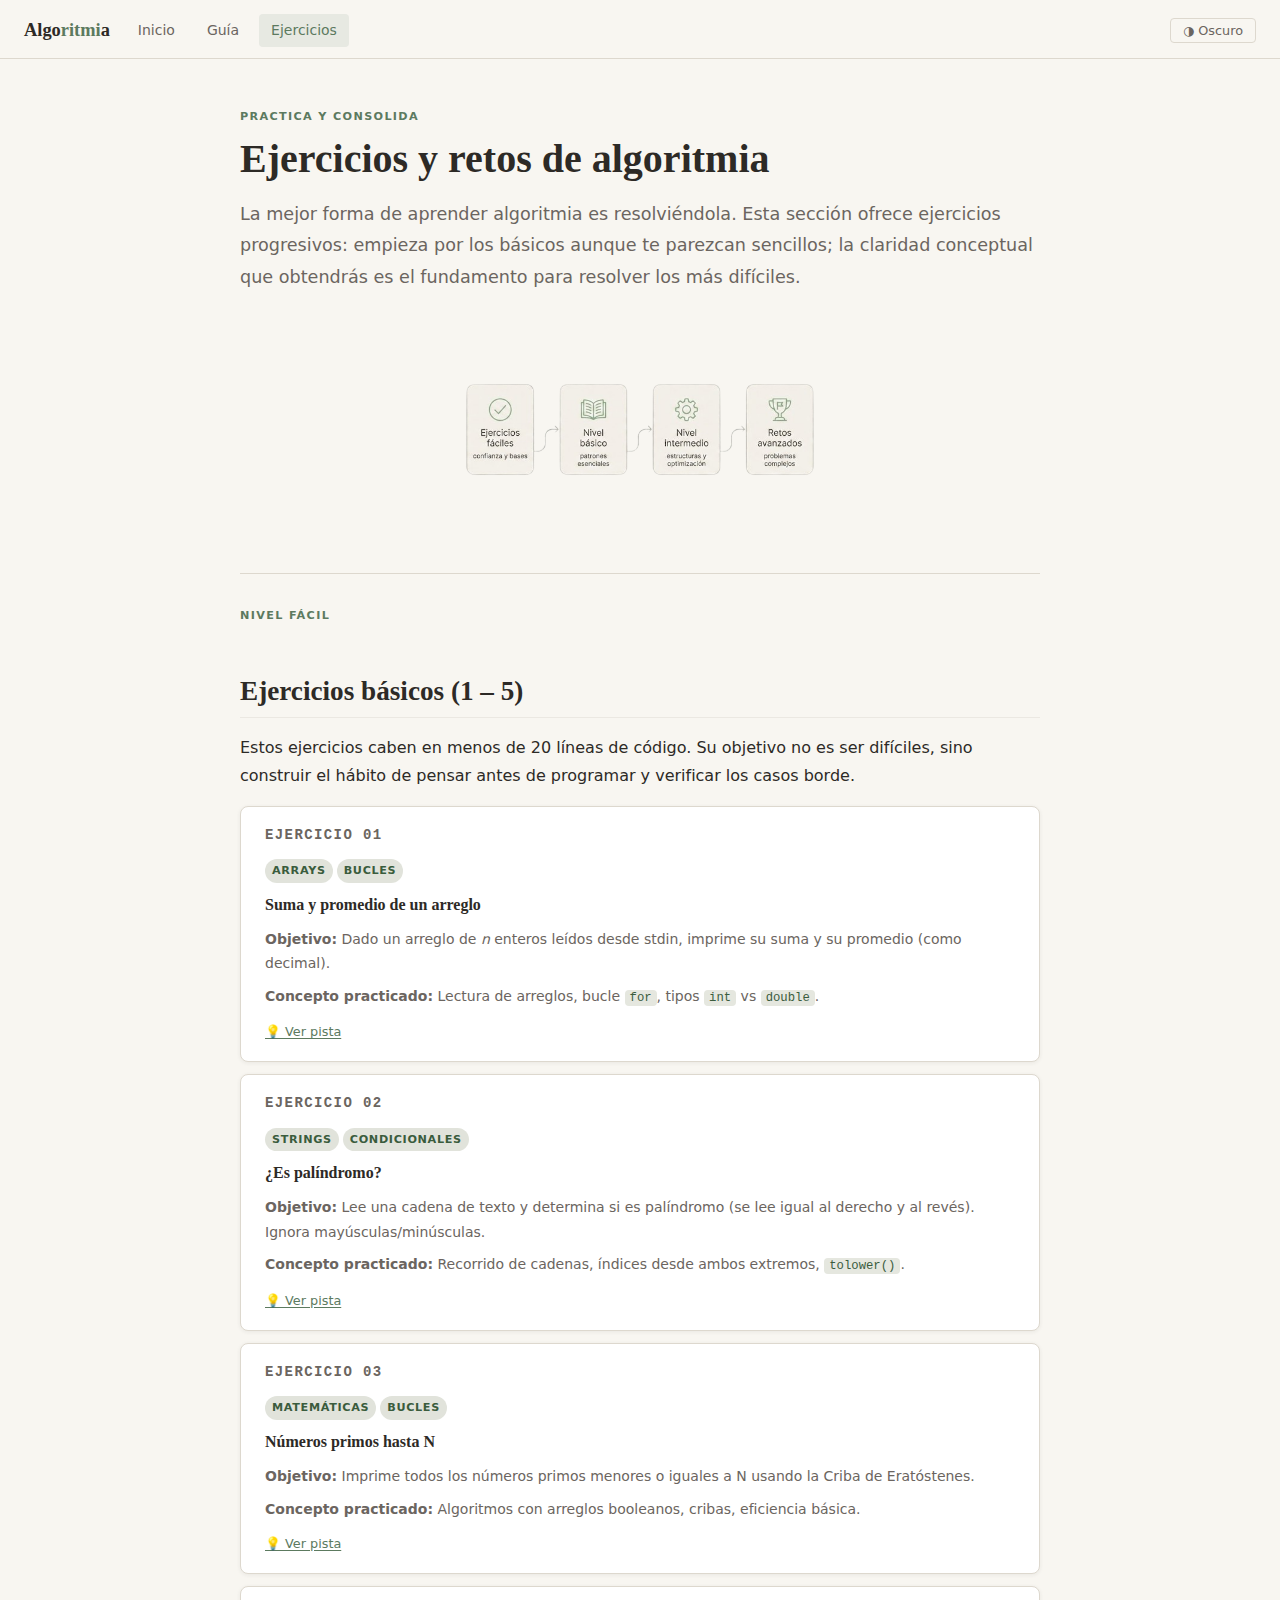
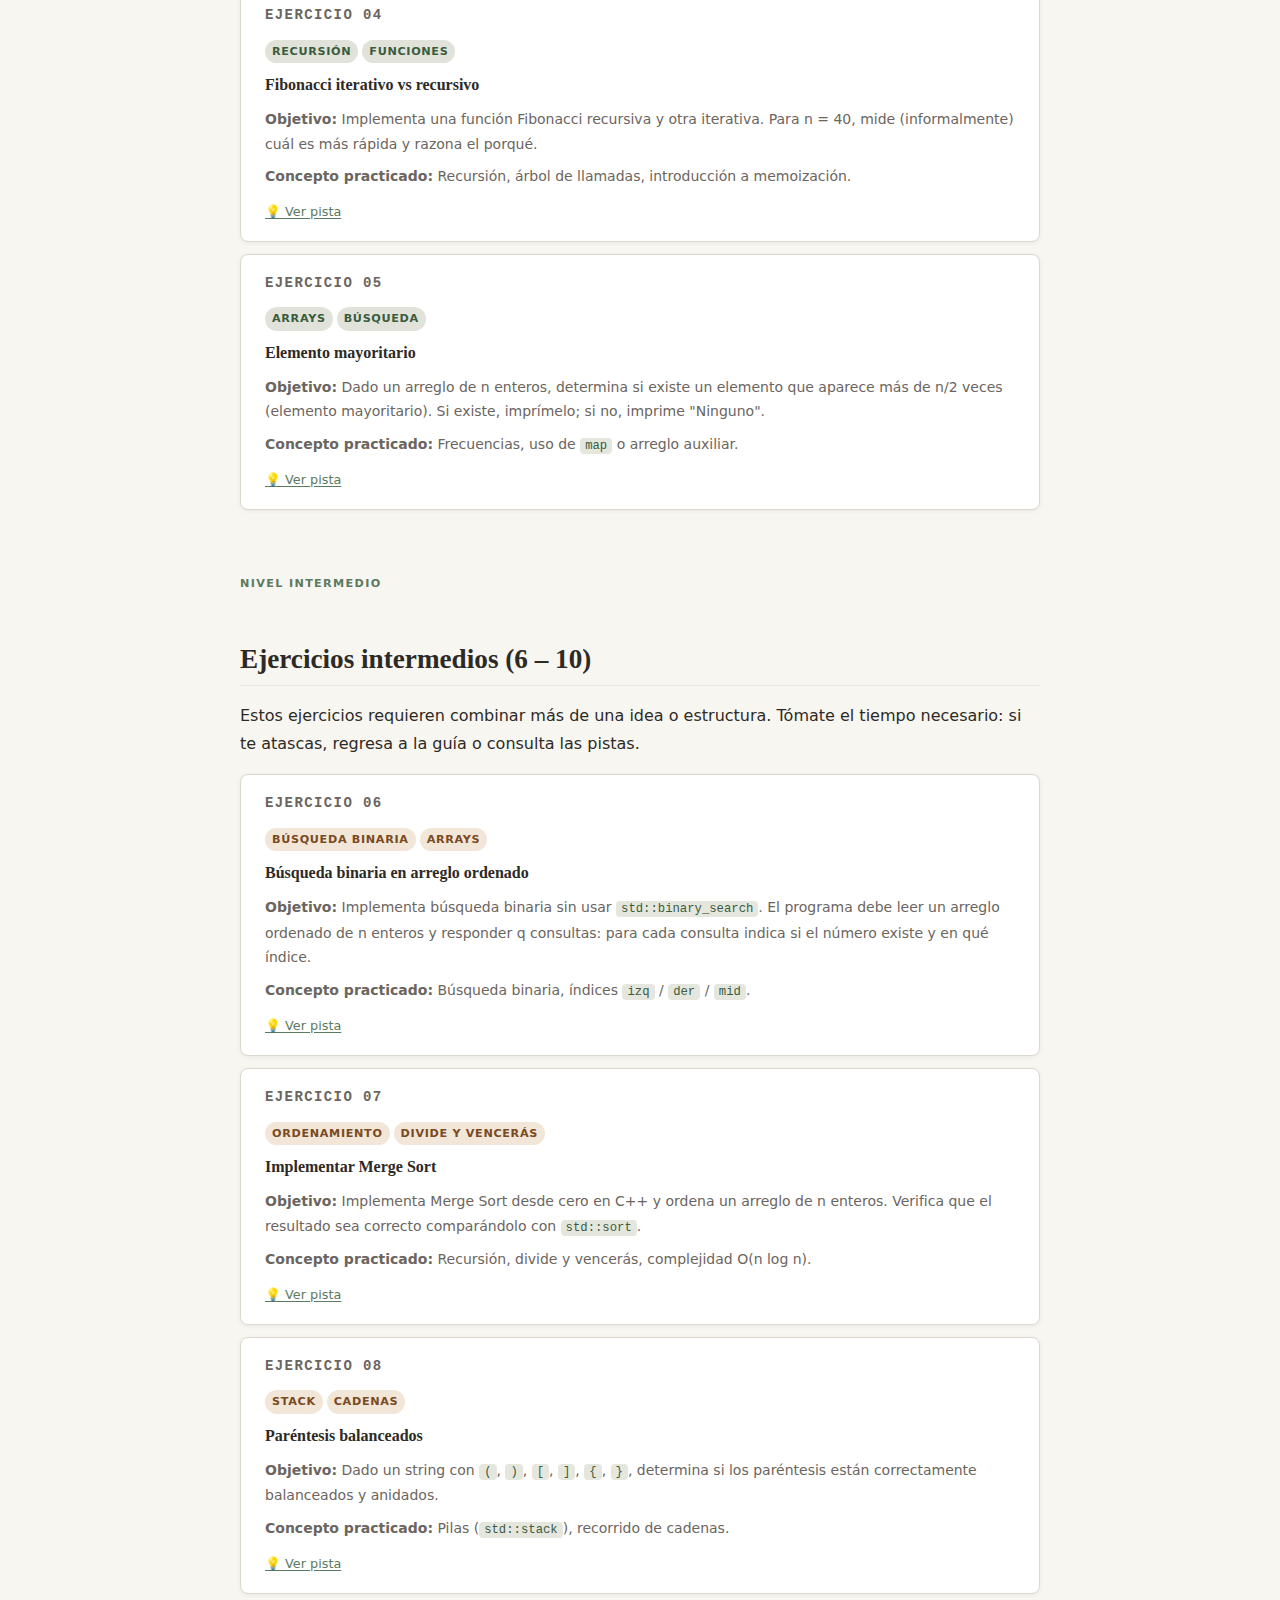
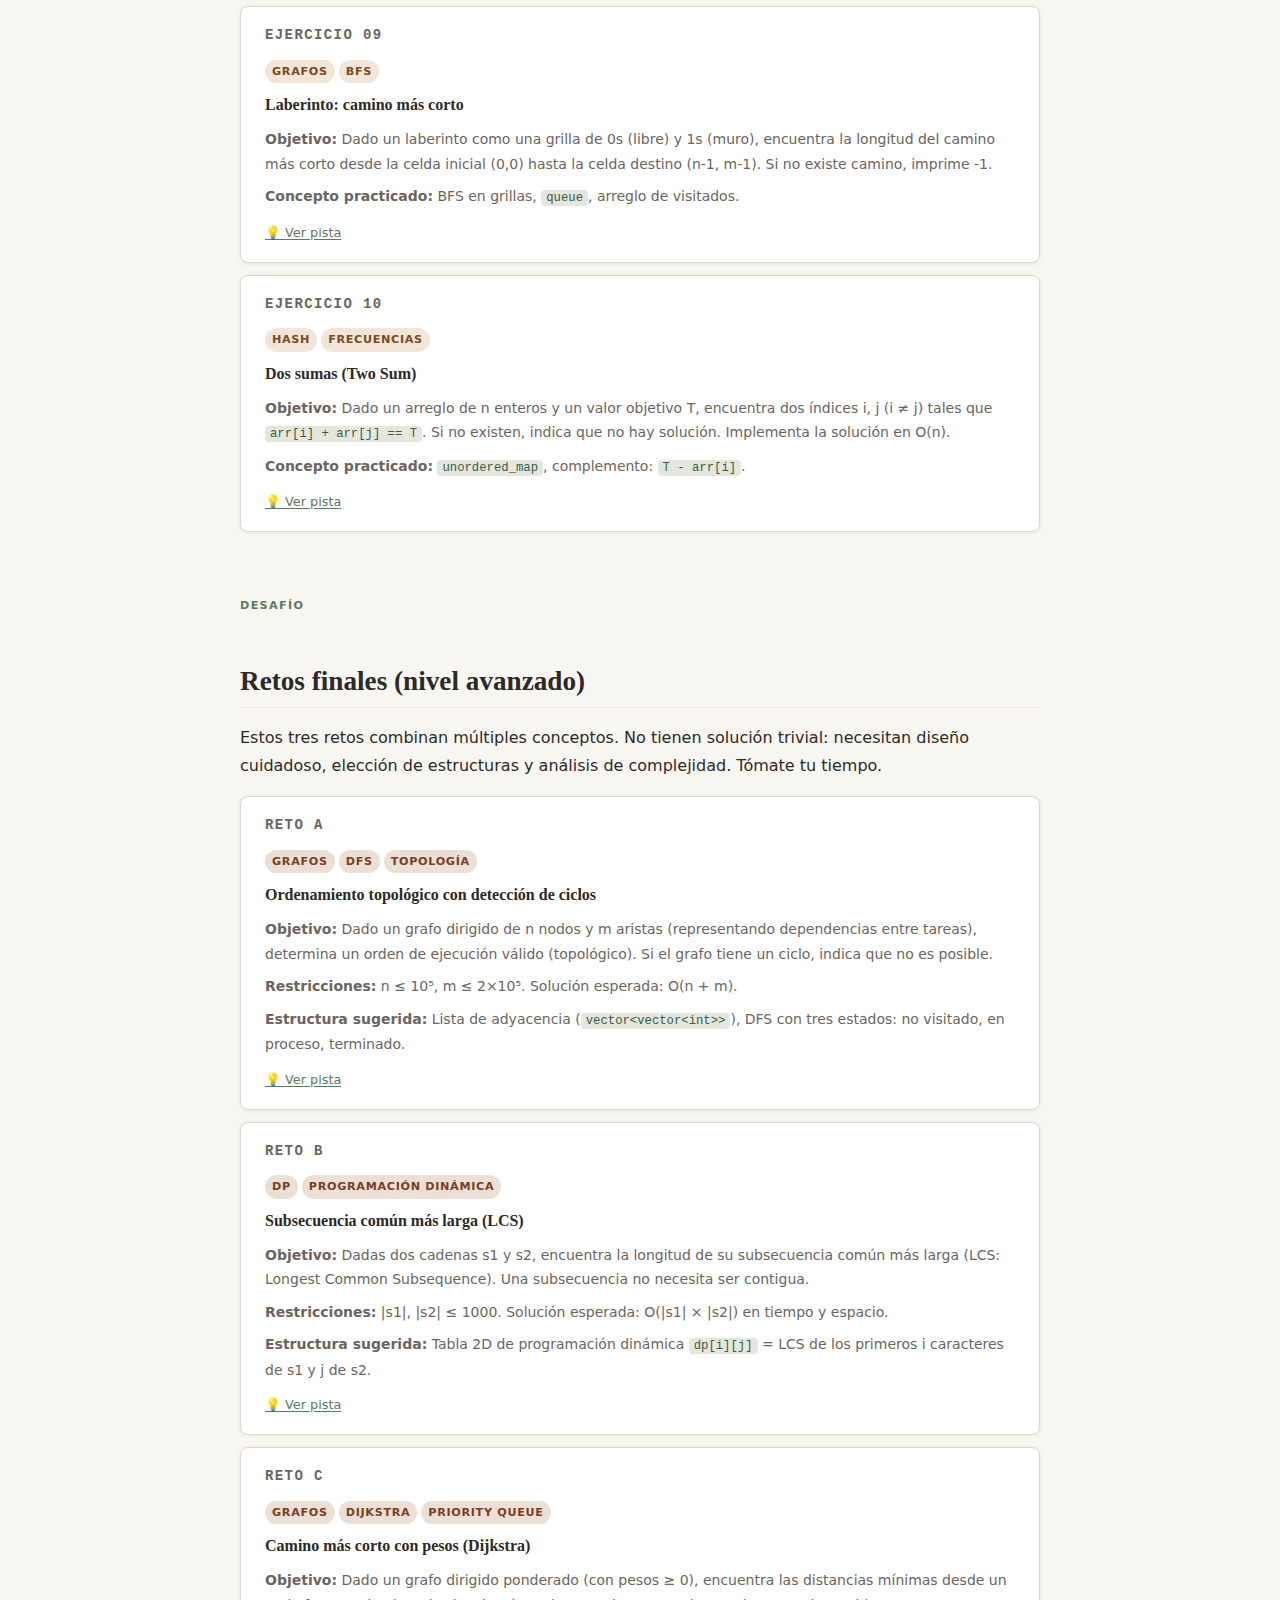
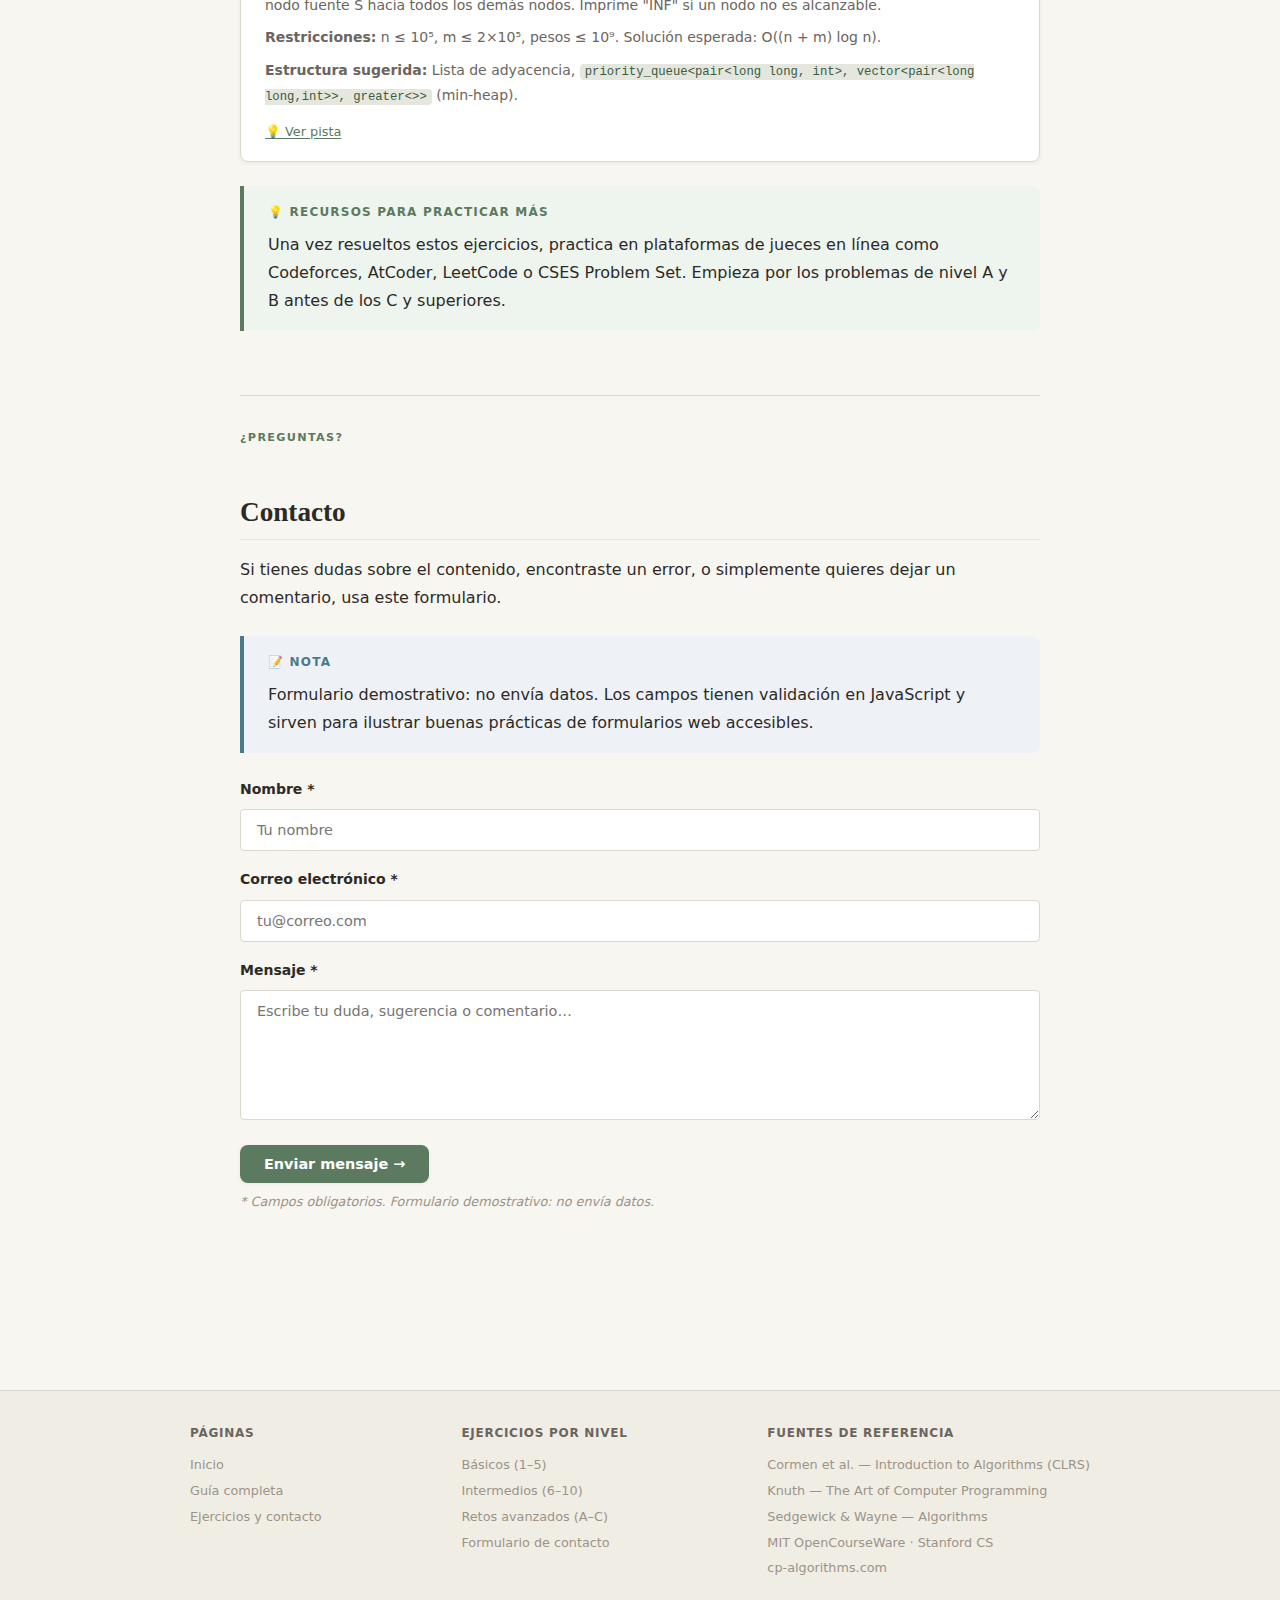
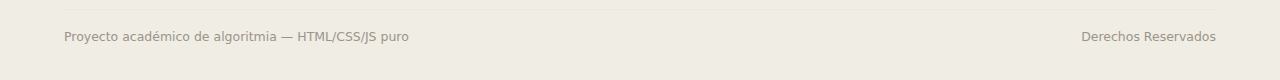
<file: contacto.html>
<!DOCTYPE html>
<html lang="es">
<head>
  <meta charset="UTF-8">
  <meta name="viewport" content="width=device-width, initial-scale=1.0">
  <meta name="description" content="Ejercicios progresivos de algoritmia en C y C++, desde nivel básico hasta retos avanzados. Incluye formulario de contacto.">
  <meta name="author" content="Algoritmia — Proyecto académico">
  <title>Ejercicios y Contacto — Algoritmia</title>
  <link rel="stylesheet" href="styles.css">
</head>
<body class="no-sidebar">

  <div id="progress-bar" role="progressbar" aria-hidden="true"></div>

  <!-- ── Header ─────────────────────────────────────────────── -->
  <header>
    <a href="index.html" class="header-logo">Algo<span>ritmi</span>a</a>
    <nav class="header-nav" aria-label="Navegación principal">
      <a href="index.html">Inicio</a>
      <a href="historia.html">Guía</a>
      <a href="contacto.html" class="active">Ejercicios</a>
    </nav>
    <div class="header-actions">
      <button id="theme-toggle" aria-label="Cambiar tema">◑ Oscuro</button>
    </div>
  </header>

  <div class="layout">
    <main id="main-content">
      <div class="content-wrapper">

        <p class="section-label">Practica y consolida</p>
        <h1>Ejercicios y retos de algoritmia</h1>
        <p class="lead">
          La mejor forma de aprender algoritmia es resolviéndola. Esta sección ofrece ejercicios progresivos:
          empieza por los básicos aunque te parezcan sencillos; la claridad conceptual que obtendrás es
          el fundamento para resolver los más difíciles.
        </p>

        <!-- Imagen de ruta -->
        <div style="display:flex; justify-content:center; margin: var(--sp-5) 0;">
          <img src="assets/ejercicios-ruta.png"
               alt="Diagrama de la ruta de práctica: desde ejercicios fáciles, pasando por nivel básico e intermedio, hasta los retos avanzados"
               width="400" height="80">
        </div>

        <hr class="divider">

        <!-- ════════════════════════════════════════════════════
             EJERCICIOS BÁSICOS (1-5)
        ════════════════════════════════════════════════════ -->
        <section id="ejercicios" aria-labelledby="ej-title">
          <p class="section-label">Nivel fácil</p>
          <h2 id="ej-title">Ejercicios básicos (1 – 5)</h2>
          <p>
            Estos ejercicios caben en menos de 20 líneas de código. Su objetivo no es ser difíciles, sino
            construir el hábito de pensar antes de programar y verificar los casos borde.
          </p>

          <!-- Ejercicio 1 -->
          <article class="ejercicio-card">
            <p class="ejercicio-num">Ejercicio 01</p>
            <div><span class="tag tag-green">Arrays</span><span class="tag tag-green">Bucles</span></div>
            <h3>Suma y promedio de un arreglo</h3>
            <p><strong>Objetivo:</strong> Dado un arreglo de <em>n</em> enteros leídos desde stdin, imprime su suma y su promedio (como decimal).</p>
            <p><strong>Concepto practicado:</strong> Lectura de arreglos, bucle <code>for</code>, tipos <code>int</code> vs <code>double</code>.</p>
            <button class="hint-toggle">💡 Ver pista</button>
            <div class="hint-content">Recuerda hacer el cast antes de dividir: <code>(double)suma / n</code>. Si divides dos enteros obtendrás un entero.</div>
          </article>

          <!-- Ejercicio 2 -->
          <article class="ejercicio-card">
            <p class="ejercicio-num">Ejercicio 02</p>
            <div><span class="tag tag-green">Strings</span><span class="tag tag-green">Condicionales</span></div>
            <h3>¿Es palíndromo?</h3>
            <p><strong>Objetivo:</strong> Lee una cadena de texto y determina si es palíndromo (se lee igual al derecho y al revés). Ignora mayúsculas/minúsculas.</p>
            <p><strong>Concepto practicado:</strong> Recorrido de cadenas, índices desde ambos extremos, <code>tolower()</code>.</p>
            <button class="hint-toggle">💡 Ver pista</button>
            <div class="hint-content">Usa dos índices: <code>i = 0</code> e <code>j = s.size()-1</code>. Avanza ambos hacia el centro mientras <code>s[i] == s[j]</code>. Si se cruzan sin diferencias, es palíndromo.</div>
          </article>

          <!-- Ejercicio 3 -->
          <article class="ejercicio-card">
            <p class="ejercicio-num">Ejercicio 03</p>
            <div><span class="tag tag-green">Matemáticas</span><span class="tag tag-green">Bucles</span></div>
            <h3>Números primos hasta N</h3>
            <p><strong>Objetivo:</strong> Imprime todos los números primos menores o iguales a N usando la Criba de Eratóstenes.</p>
            <p><strong>Concepto practicado:</strong> Algoritmos con arreglos booleanos, cribas, eficiencia básica.</p>
            <button class="hint-toggle">💡 Ver pista</button>
            <div class="hint-content">Declara <code>bool primo[N+1]</code> inicializado en <code>true</code>. Por cada número <em>p</em> primo (no marcado como falso), marca sus múltiplos desde <em>p²</em> hasta N como <code>false</code>.</div>
          </article>

          <!-- Ejercicio 4 -->
          <article class="ejercicio-card">
            <p class="ejercicio-num">Ejercicio 04</p>
            <div><span class="tag tag-green">Recursión</span><span class="tag tag-green">Funciones</span></div>
            <h3>Fibonacci iterativo vs recursivo</h3>
            <p><strong>Objetivo:</strong> Implementa una función Fibonacci recursiva y otra iterativa. Para n = 40, mide (informalmente) cuál es más rápida y razona el porqué.</p>
            <p><strong>Concepto practicado:</strong> Recursión, árbol de llamadas, introducción a memoización.</p>
            <button class="hint-toggle">💡 Ver pista</button>
            <div class="hint-content">La versión recursiva naive recalcula los mismos valores muchas veces: fib(5) llama a fib(4) y fib(3), y fib(4) vuelve a llamar a fib(3). Eso es exponencial. La iterativa es O(n).</div>
          </article>

          <!-- Ejercicio 5 -->
          <article class="ejercicio-card">
            <p class="ejercicio-num">Ejercicio 05</p>
            <div><span class="tag tag-green">Arrays</span><span class="tag tag-green">Búsqueda</span></div>
            <h3>Elemento mayoritario</h3>
            <p><strong>Objetivo:</strong> Dado un arreglo de n enteros, determina si existe un elemento que aparece más de n/2 veces (elemento mayoritario). Si existe, imprímelo; si no, imprime "Ninguno".</p>
            <p><strong>Concepto practicado:</strong> Frecuencias, uso de <code>map</code> o arreglo auxiliar.</p>
            <button class="hint-toggle">💡 Ver pista</button>
            <div class="hint-content">Solución simple: usa un <code>unordered_map&lt;int,int&gt;</code> para contar frecuencias en O(n). Luego recorre el mapa buscando el elemento con frecuencia mayor a n/2.</div>
          </article>
        </section>

        <!-- ════════════════════════════════════════════════════
             EJERCICIOS INTERMEDIOS (6-10)
        ════════════════════════════════════════════════════ -->
        <section id="ejercicios-medio" aria-labelledby="ej-medio-title">
          <p class="section-label">Nivel intermedio</p>
          <h2 id="ej-medio-title">Ejercicios intermedios (6 – 10)</h2>
          <p>
            Estos ejercicios requieren combinar más de una idea o estructura. Tómate el tiempo necesario:
            si te atascas, regresa a la guía o consulta las pistas.
          </p>

          <!-- Ejercicio 6 -->
          <article class="ejercicio-card">
            <p class="ejercicio-num">Ejercicio 06</p>
            <div><span class="tag tag-orange">Búsqueda binaria</span><span class="tag tag-orange">Arrays</span></div>
            <h3>Búsqueda binaria en arreglo ordenado</h3>
            <p><strong>Objetivo:</strong> Implementa búsqueda binaria sin usar <code>std::binary_search</code>. El programa debe leer un arreglo ordenado de n enteros y responder q consultas: para cada consulta indica si el número existe y en qué índice.</p>
            <p><strong>Concepto practicado:</strong> Búsqueda binaria, índices <code>izq</code> / <code>der</code> / <code>mid</code>.</p>
            <button class="hint-toggle">💡 Ver pista</button>
            <div class="hint-content">Calcula el punto medio como <code>mid = izq + (der - izq) / 2</code> para evitar overflow. Si <code>arr[mid] == objetivo</code>, retorna <code>mid</code>. Si <code>arr[mid] < objetivo</code>, mueve <code>izq = mid + 1</code>. Si no, mueve <code>der = mid - 1</code>.</div>
          </article>

          <!-- Ejercicio 7 -->
          <article class="ejercicio-card">
            <p class="ejercicio-num">Ejercicio 07</p>
            <div><span class="tag tag-orange">Ordenamiento</span><span class="tag tag-orange">Divide y vencerás</span></div>
            <h3>Implementar Merge Sort</h3>
            <p><strong>Objetivo:</strong> Implementa Merge Sort desde cero en C++ y ordena un arreglo de n enteros. Verifica que el resultado sea correcto comparándolo con <code>std::sort</code>.</p>
            <p><strong>Concepto practicado:</strong> Recursión, divide y vencerás, complejidad O(n log n).</p>
            <button class="hint-toggle">💡 Ver pista</button>
            <div class="hint-content">Divide el arreglo en dos mitades con índice <code>mid = (izq + der) / 2</code>. Llama recursivamente a mergeSort para ambas mitades. Luego fusiona: usa dos índices para recorrer ambas mitades y copia el menor a un arreglo temporal.</div>
          </article>

          <!-- Ejercicio 8 -->
          <article class="ejercicio-card">
            <p class="ejercicio-num">Ejercicio 08</p>
            <div><span class="tag tag-orange">Stack</span><span class="tag tag-orange">Cadenas</span></div>
            <h3>Paréntesis balanceados</h3>
            <p><strong>Objetivo:</strong> Dado un string con <code>(</code>, <code>)</code>, <code>[</code>, <code>]</code>, <code>{</code>, <code>}</code>, determina si los paréntesis están correctamente balanceados y anidados.</p>
            <p><strong>Concepto practicado:</strong> Pilas (<code>std::stack</code>), recorrido de cadenas.</p>
            <button class="hint-toggle">💡 Ver pista</button>
            <div class="hint-content">Usa una <code>stack&lt;char&gt;</code>. Al encontrar un paréntesis de apertura, apílalo. Al encontrar uno de cierre, verifica que el tope de la pila sea el correspondiente de apertura; si no, no está balanceado. Al final, la pila debe estar vacía.</div>
          </article>

          <!-- Ejercicio 9 -->
          <article class="ejercicio-card">
            <p class="ejercicio-num">Ejercicio 09</p>
            <div><span class="tag tag-orange">Grafos</span><span class="tag tag-orange">BFS</span></div>
            <h3>Laberinto: camino más corto</h3>
            <p><strong>Objetivo:</strong> Dado un laberinto como una grilla de 0s (libre) y 1s (muro), encuentra la longitud del camino más corto desde la celda inicial (0,0) hasta la celda destino (n-1, m-1). Si no existe camino, imprime -1.</p>
            <p><strong>Concepto practicado:</strong> BFS en grillas, <code>queue</code>, arreglo de visitados.</p>
            <button class="hint-toggle">💡 Ver pista</button>
            <div class="hint-content">Usa BFS con una <code>queue&lt;pair&lt;int,int&gt;&gt;</code>. Empieza por (0,0) con distancia 0. Por cada celda, explora las 4 vecinas (arriba, abajo, izquierda, derecha) que sean 0 y no visitadas. Cuando llegas a (n-1, m-1), la distancia actual es la respuesta.</div>
          </article>

          <!-- Ejercicio 10 -->
          <article class="ejercicio-card">
            <p class="ejercicio-num">Ejercicio 10</p>
            <div><span class="tag tag-orange">Hash</span><span class="tag tag-orange">Frecuencias</span></div>
            <h3>Dos sumas (Two Sum)</h3>
            <p><strong>Objetivo:</strong> Dado un arreglo de n enteros y un valor objetivo T, encuentra dos índices i, j (i ≠ j) tales que <code>arr[i] + arr[j] == T</code>. Si no existen, indica que no hay solución. Implementa la solución en O(n).</p>
            <p><strong>Concepto practicado:</strong> <code>unordered_map</code>, complemento: <code>T - arr[i]</code>.</p>
            <button class="hint-toggle">💡 Ver pista</button>
            <div class="hint-content">Recorre el arreglo. Por cada elemento <code>arr[i]</code>, calcula su complemento <code>c = T - arr[i]</code>. Busca <code>c</code> en un <code>unordered_map</code> que mapea valor → índice. Si está, encontraste la pareja. Si no, inserta <code>arr[i]</code> → <code>i</code> en el mapa y continúa.</div>
          </article>
        </section>

        <!-- ════════════════════════════════════════════════════
             RETOS FINALES
        ════════════════════════════════════════════════════ -->
        <section id="retos" aria-labelledby="retos-title">
          <p class="section-label">Desafío</p>
          <h2 id="retos-title">Retos finales (nivel avanzado)</h2>
          <p>
            Estos tres retos combinan múltiples conceptos. No tienen solución trivial: necesitan diseño
            cuidadoso, elección de estructuras y análisis de complejidad. Tómate tu tiempo.
          </p>

          <!-- Reto A -->
          <article class="ejercicio-card">
            <p class="ejercicio-num">Reto A</p>
            <div><span class="tag tag-red">Grafos</span><span class="tag tag-red">DFS</span><span class="tag tag-red">Topología</span></div>
            <h3>Ordenamiento topológico con detección de ciclos</h3>
            <p><strong>Objetivo:</strong> Dado un grafo dirigido de n nodos y m aristas (representando dependencias entre tareas), determina un orden de ejecución válido (topológico). Si el grafo tiene un ciclo, indica que no es posible.</p>
            <p><strong>Restricciones:</strong> n ≤ 10⁵, m ≤ 2×10⁵. Solución esperada: O(n + m).</p>
            <p><strong>Estructura sugerida:</strong> Lista de adyacencia (<code>vector&lt;vector&lt;int&gt;&gt;</code>), DFS con tres estados: no visitado, en proceso, terminado.</p>
            <button class="hint-toggle">💡 Ver pista</button>
            <div class="hint-content">Usa DFS. Mantén tres estados: 0 = no visitado, 1 = en la pila actual, 2 = terminado. Si en el DFS llegas a un nodo con estado 1, hay un ciclo. Los nodos se agregan a la lista topológica en orden de finalización del DFS, luego se invierte el resultado.</div>
          </article>

          <!-- Reto B -->
          <article class="ejercicio-card">
            <p class="ejercicio-num">Reto B</p>
            <div><span class="tag tag-red">DP</span><span class="tag tag-red">Programación dinámica</span></div>
            <h3>Subsecuencia común más larga (LCS)</h3>
            <p><strong>Objetivo:</strong> Dadas dos cadenas s1 y s2, encuentra la longitud de su subsecuencia común más larga (LCS: Longest Common Subsequence). Una subsecuencia no necesita ser contigua.</p>
            <p><strong>Restricciones:</strong> |s1|, |s2| ≤ 1000. Solución esperada: O(|s1| × |s2|) en tiempo y espacio.</p>
            <p><strong>Estructura sugerida:</strong> Tabla 2D de programación dinámica <code>dp[i][j]</code> = LCS de los primeros i caracteres de s1 y j de s2.</p>
            <button class="hint-toggle">💡 Ver pista</button>
            <div class="hint-content">
              Define <code>dp[i][j]</code> como la LCS de <code>s1[0..i-1]</code> y <code>s2[0..j-1]</code>.<br>
              Si <code>s1[i-1] == s2[j-1]</code>: <code>dp[i][j] = dp[i-1][j-1] + 1</code>.<br>
              Si no: <code>dp[i][j] = max(dp[i-1][j], dp[i][j-1])</code>.<br>
              Caso base: <code>dp[i][0] = dp[0][j] = 0</code>.
            </div>
          </article>

          <!-- Reto C -->
          <article class="ejercicio-card">
            <p class="ejercicio-num">Reto C</p>
            <div><span class="tag tag-red">Grafos</span><span class="tag tag-red">Dijkstra</span><span class="tag tag-red">Priority Queue</span></div>
            <h3>Camino más corto con pesos (Dijkstra)</h3>
            <p><strong>Objetivo:</strong> Dado un grafo dirigido ponderado (con pesos ≥ 0), encuentra las distancias mínimas desde un nodo fuente S hacia todos los demás nodos. Imprime "INF" si un nodo no es alcanzable.</p>
            <p><strong>Restricciones:</strong> n ≤ 10⁵, m ≤ 2×10⁵, pesos ≤ 10⁹. Solución esperada: O((n + m) log n).</p>
            <p><strong>Estructura sugerida:</strong> Lista de adyacencia, <code>priority_queue&lt;pair&lt;long long, int&gt;, vector&lt;pair&lt;long long,int&gt;&gt;, greater&lt;&gt;&gt;</code> (min-heap).</p>
            <button class="hint-toggle">💡 Ver pista</button>
            <div class="hint-content">Inicializa <code>dist[S] = 0</code> y <code>dist[i] = INF</code> para el resto. Usa un min-heap con pares (distancia, nodo). En cada iteración, extrae el nodo con menor distancia actual y relaja sus vecinos: si <code>dist[u] + w(u,v) &lt; dist[v]</code>, actualiza y agrega al heap.</div>
          </article>

          <div class="callout callout-tip">
            <p class="callout-label">💡 Recursos para practicar más</p>
            <p>Una vez resueltos estos ejercicios, practica en plataformas de jueces en línea como Codeforces,
            AtCoder, LeetCode o CSES Problem Set. Empieza por los problemas de nivel A y B antes de los C
            y superiores.</p>
          </div>
        </section>

        <hr class="divider">

        <!-- ════════════════════════════════════════════════════
             FORMULARIO DE CONTACTO
        ════════════════════════════════════════════════════ -->
        <section id="contacto" aria-labelledby="contact-title">
          <p class="section-label">¿Preguntas?</p>
          <h2 id="contact-title">Contacto</h2>
          <p>
            Si tienes dudas sobre el contenido, encontraste un error, o simplemente quieres dejar un
            comentario, usa este formulario.
          </p>

          <div class="callout callout-nota">
            <p class="callout-label">📝 Nota</p>
            <p>Formulario demostrativo: no envía datos. Los campos tienen validación en JavaScript y sirven
            para ilustrar buenas prácticas de formularios web accesibles.</p>
          </div>

          <form id="contact-form" novalidate aria-label="Formulario de contacto">
            <div class="form-group">
              <label for="f-nombre">Nombre <span aria-hidden="true">*</span></label>
              <input
                type="text"
                id="f-nombre"
                name="nombre"
                autocomplete="name"
                placeholder="Tu nombre"
                aria-required="true"
                aria-describedby="e-nombre">
              <p class="field-error" id="e-nombre" role="alert" aria-live="polite"></p>
            </div>

            <div class="form-group">
              <label for="f-correo">Correo electrónico <span aria-hidden="true">*</span></label>
              <input
                type="email"
                id="f-correo"
                name="correo"
                autocomplete="email"
                placeholder="tu@correo.com"
                aria-required="true"
                aria-describedby="e-correo">
              <p class="field-error" id="e-correo" role="alert" aria-live="polite"></p>
            </div>

            <div class="form-group">
              <label for="f-mensaje">Mensaje <span aria-hidden="true">*</span></label>
              <textarea
                id="f-mensaje"
                name="mensaje"
                placeholder="Escribe tu duda, sugerencia o comentario…"
                aria-required="true"
                aria-describedby="e-mensaje"></textarea>
              <p class="field-error" id="e-mensaje" role="alert" aria-live="polite"></p>
            </div>

            <button type="submit" class="btn btn-primary">Enviar mensaje →</button>
            <p class="form-note">* Campos obligatorios. Formulario demostrativo: no envía datos.</p>

            <!-- Toast de éxito -->
            <div id="form-toast" role="status" aria-live="polite">
              ✅ <strong>¡Gracias!</strong> Este formulario es demostrativo y no envía datos, pero tu mensaje está listo. ¡Mucho éxito con tus estudios!
            </div>
          </form>
        </section>

      </div><!-- /.content-wrapper -->
    </main>
  </div><!-- /.layout -->

  <!-- ── Footer ─────────────────────────────────────────────── -->
  <footer>
    <div class="footer-inner">
      <div class="footer-col">
        <h4>Páginas</h4>
        <ul>
          <li><a href="index.html">Inicio</a></li>
          <li><a href="historia.html">Guía completa</a></li>
          <li><a href="contacto.html">Ejercicios y contacto</a></li>
        </ul>
      </div>
      <div class="footer-col">
        <h4>Ejercicios por nivel</h4>
        <ul>
          <li><a href="#ejercicios">Básicos (1–5)</a></li>
          <li><a href="#ejercicios-medio">Intermedios (6–10)</a></li>
          <li><a href="#retos">Retos avanzados (A–C)</a></li>
          <li><a href="#contacto">Formulario de contacto</a></li>
        </ul>
      </div>
      <div class="footer-col">
        <h4>Fuentes de referencia</h4>
        <ul>
          <li>Cormen et al. — Introduction to Algorithms (CLRS)</li>
          <li>Knuth — The Art of Computer Programming</li>
          <li>Sedgewick & Wayne — Algorithms</li>
          <li>MIT OpenCourseWare · Stanford CS</li>
          <li>cp-algorithms.com</li>
        </ul>
      </div>
    </div>
    <div class="footer-copy">
      <span>Proyecto académico de algoritmia — HTML/CSS/JS puro</span>
      <span>Derechos Reservados</span>
    </div>
  </footer>

  <button id="back-to-top" aria-label="Volver al inicio">↑</button>
  <script src="app.js"></script>
</body>
</html>
</file>
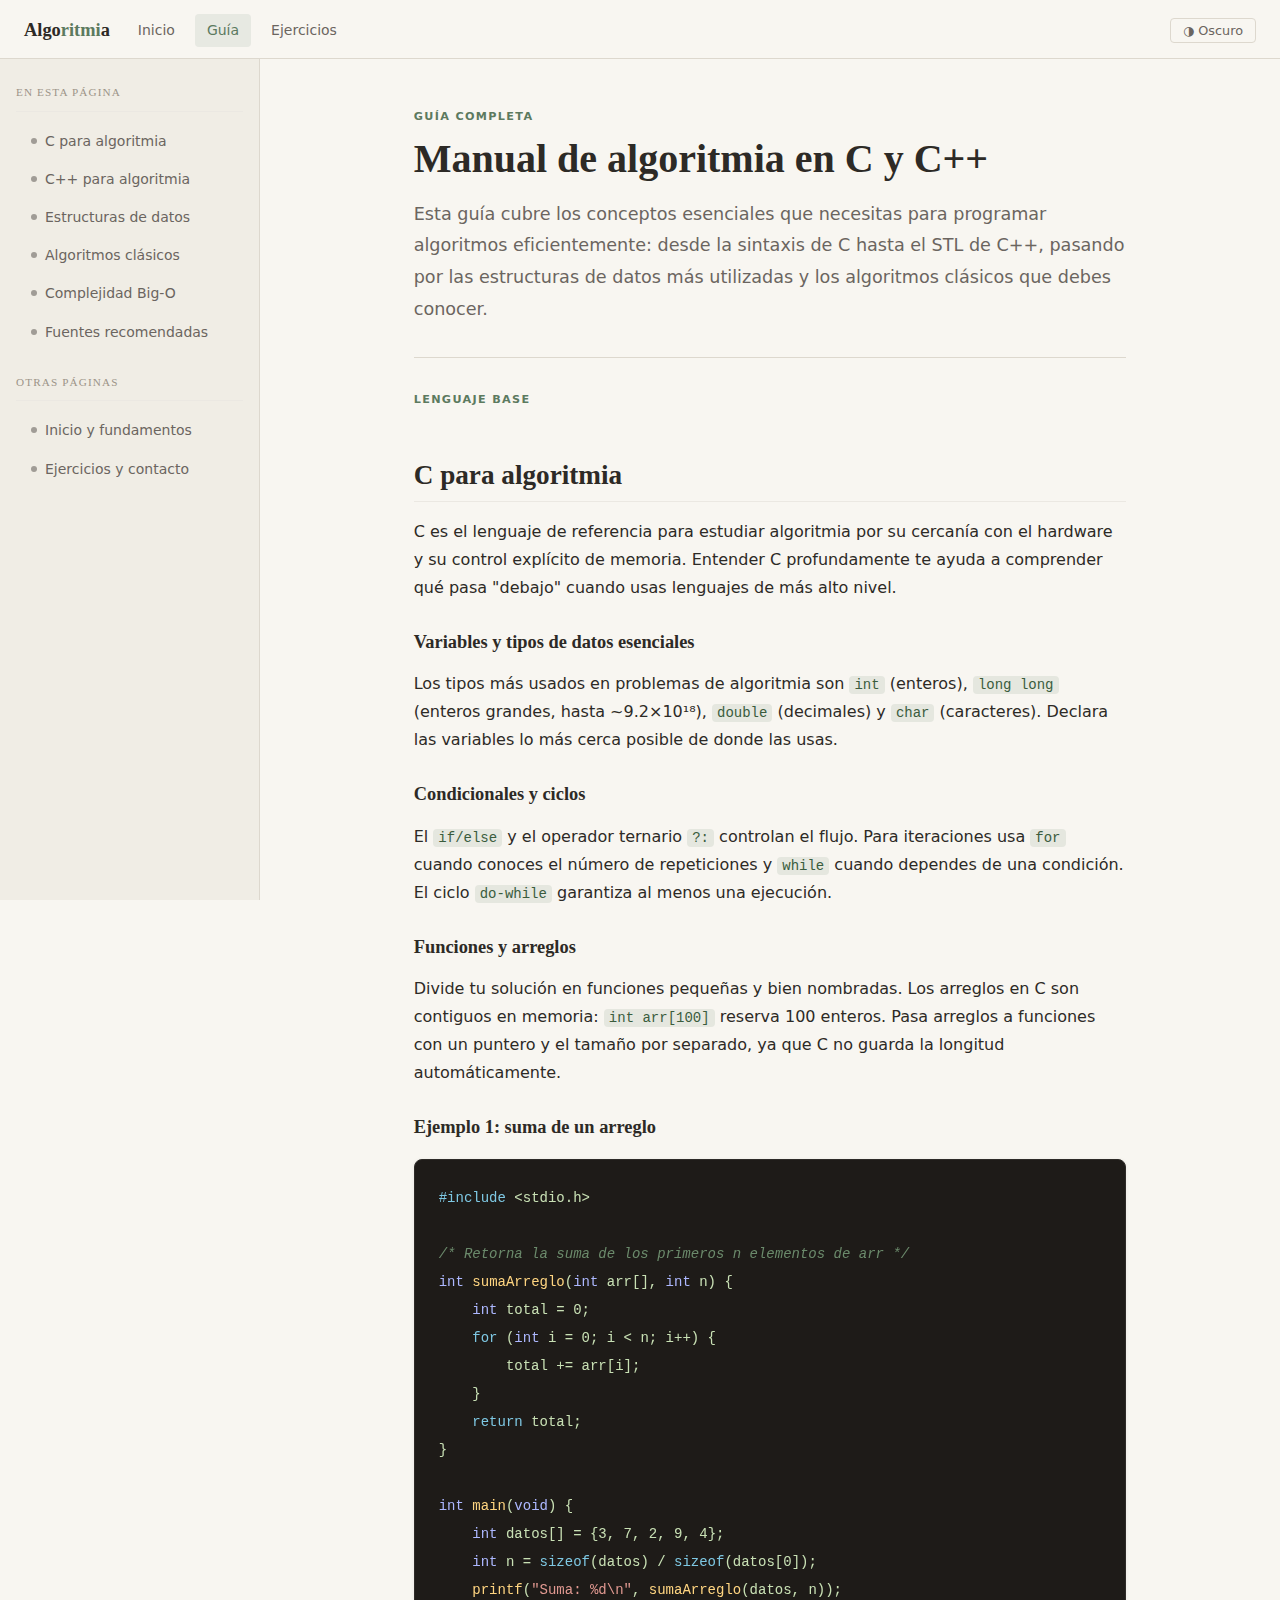
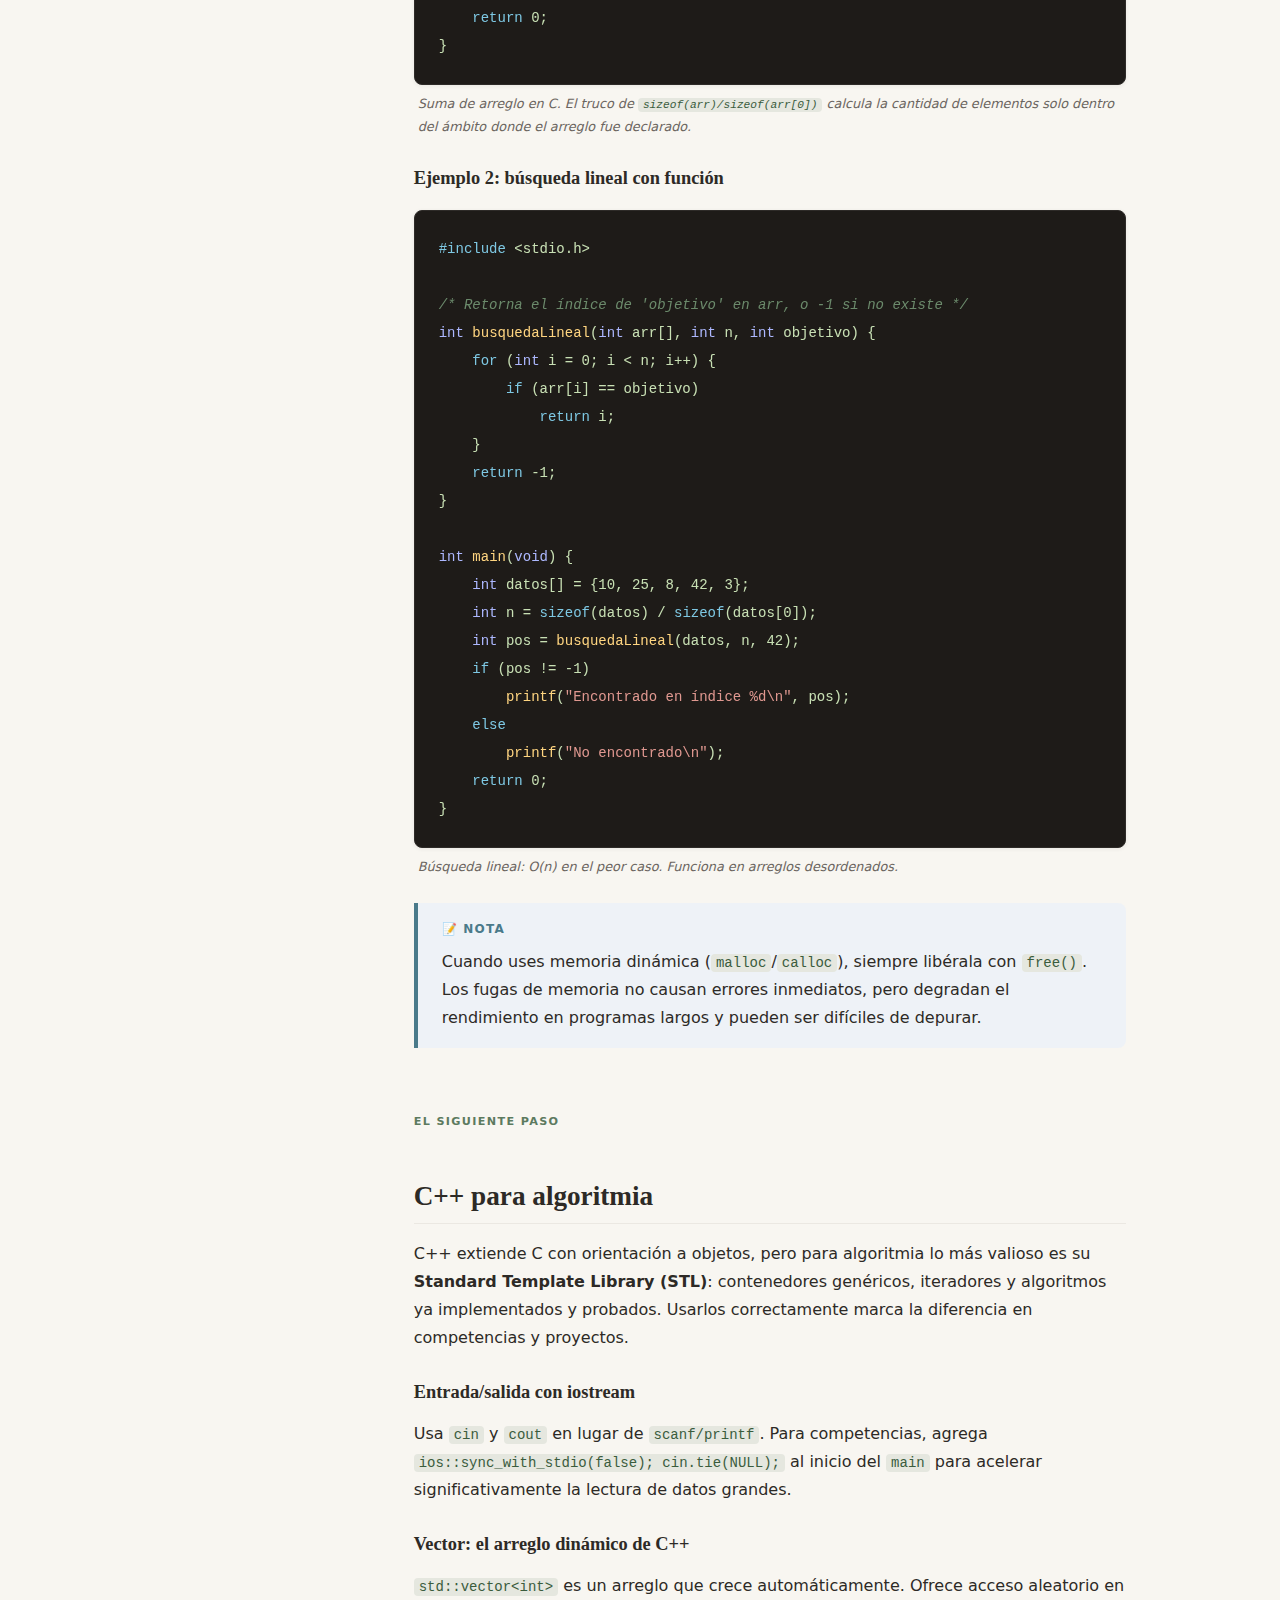
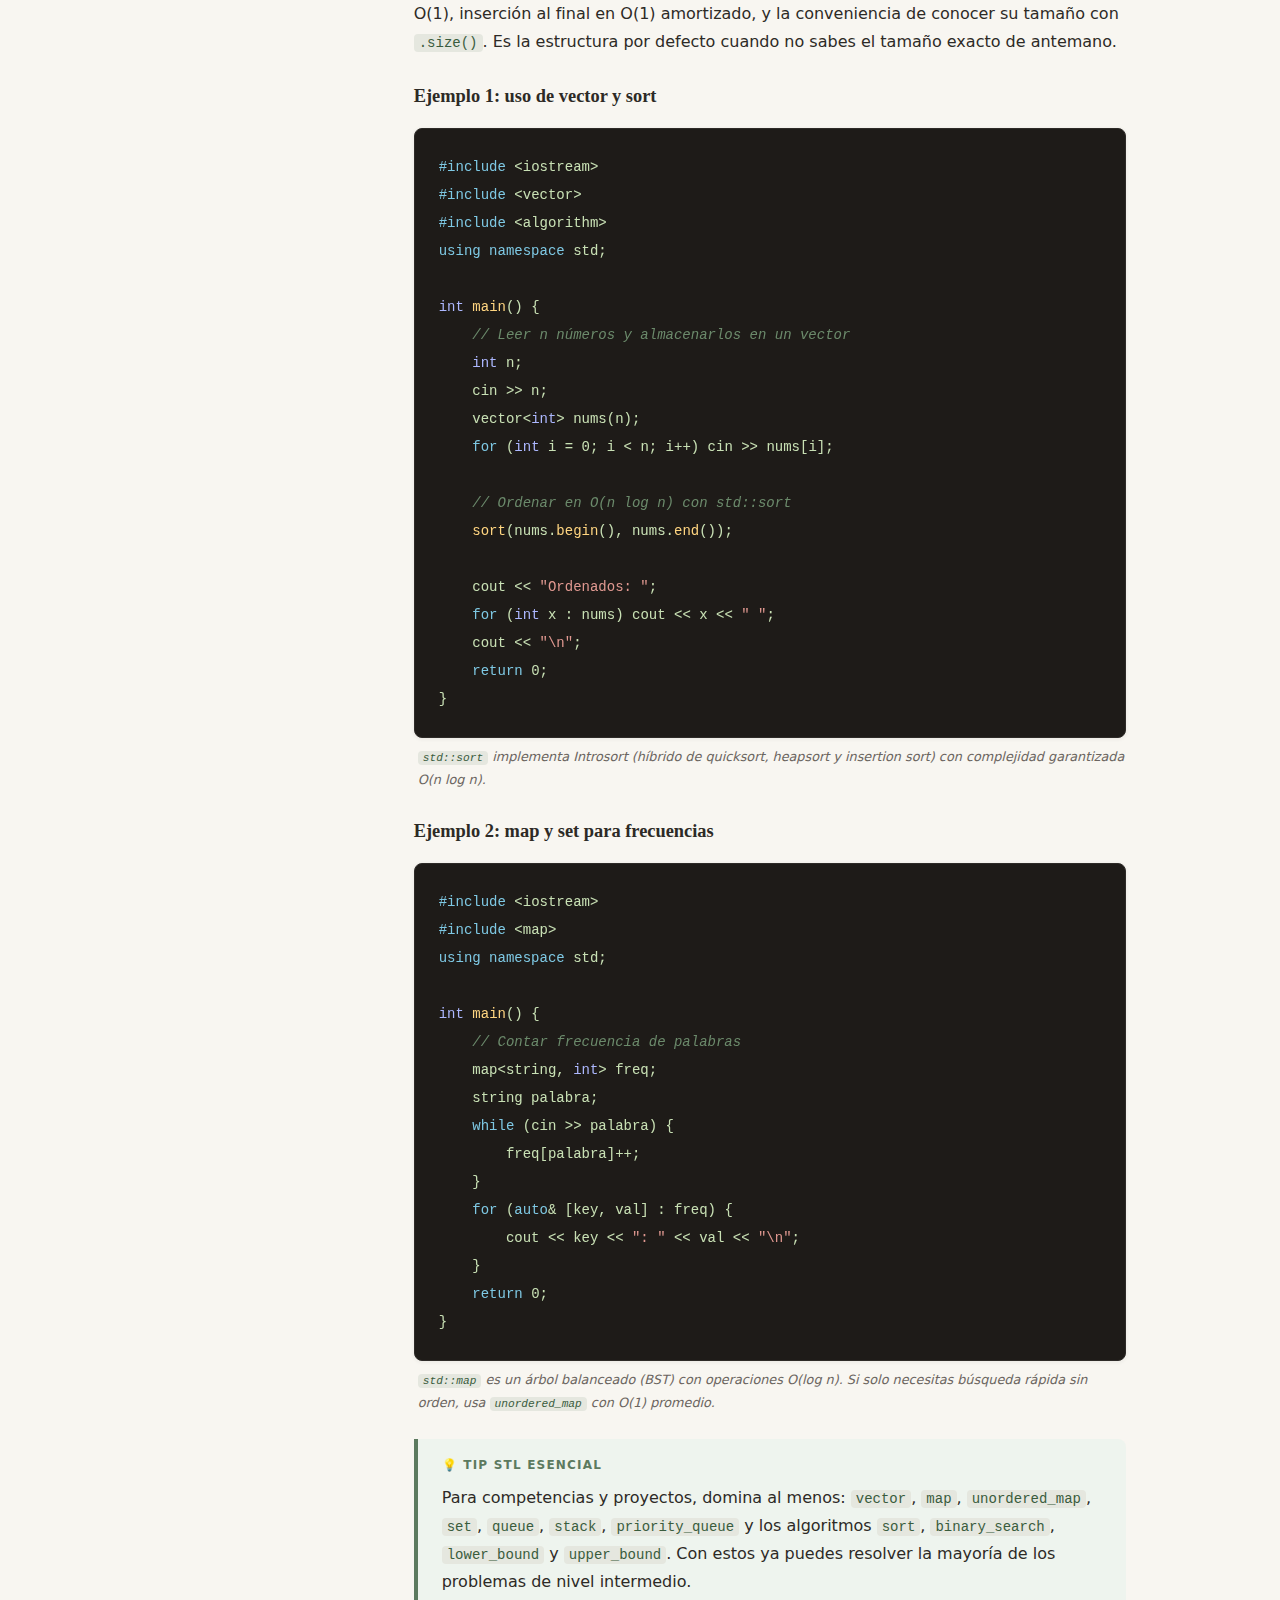
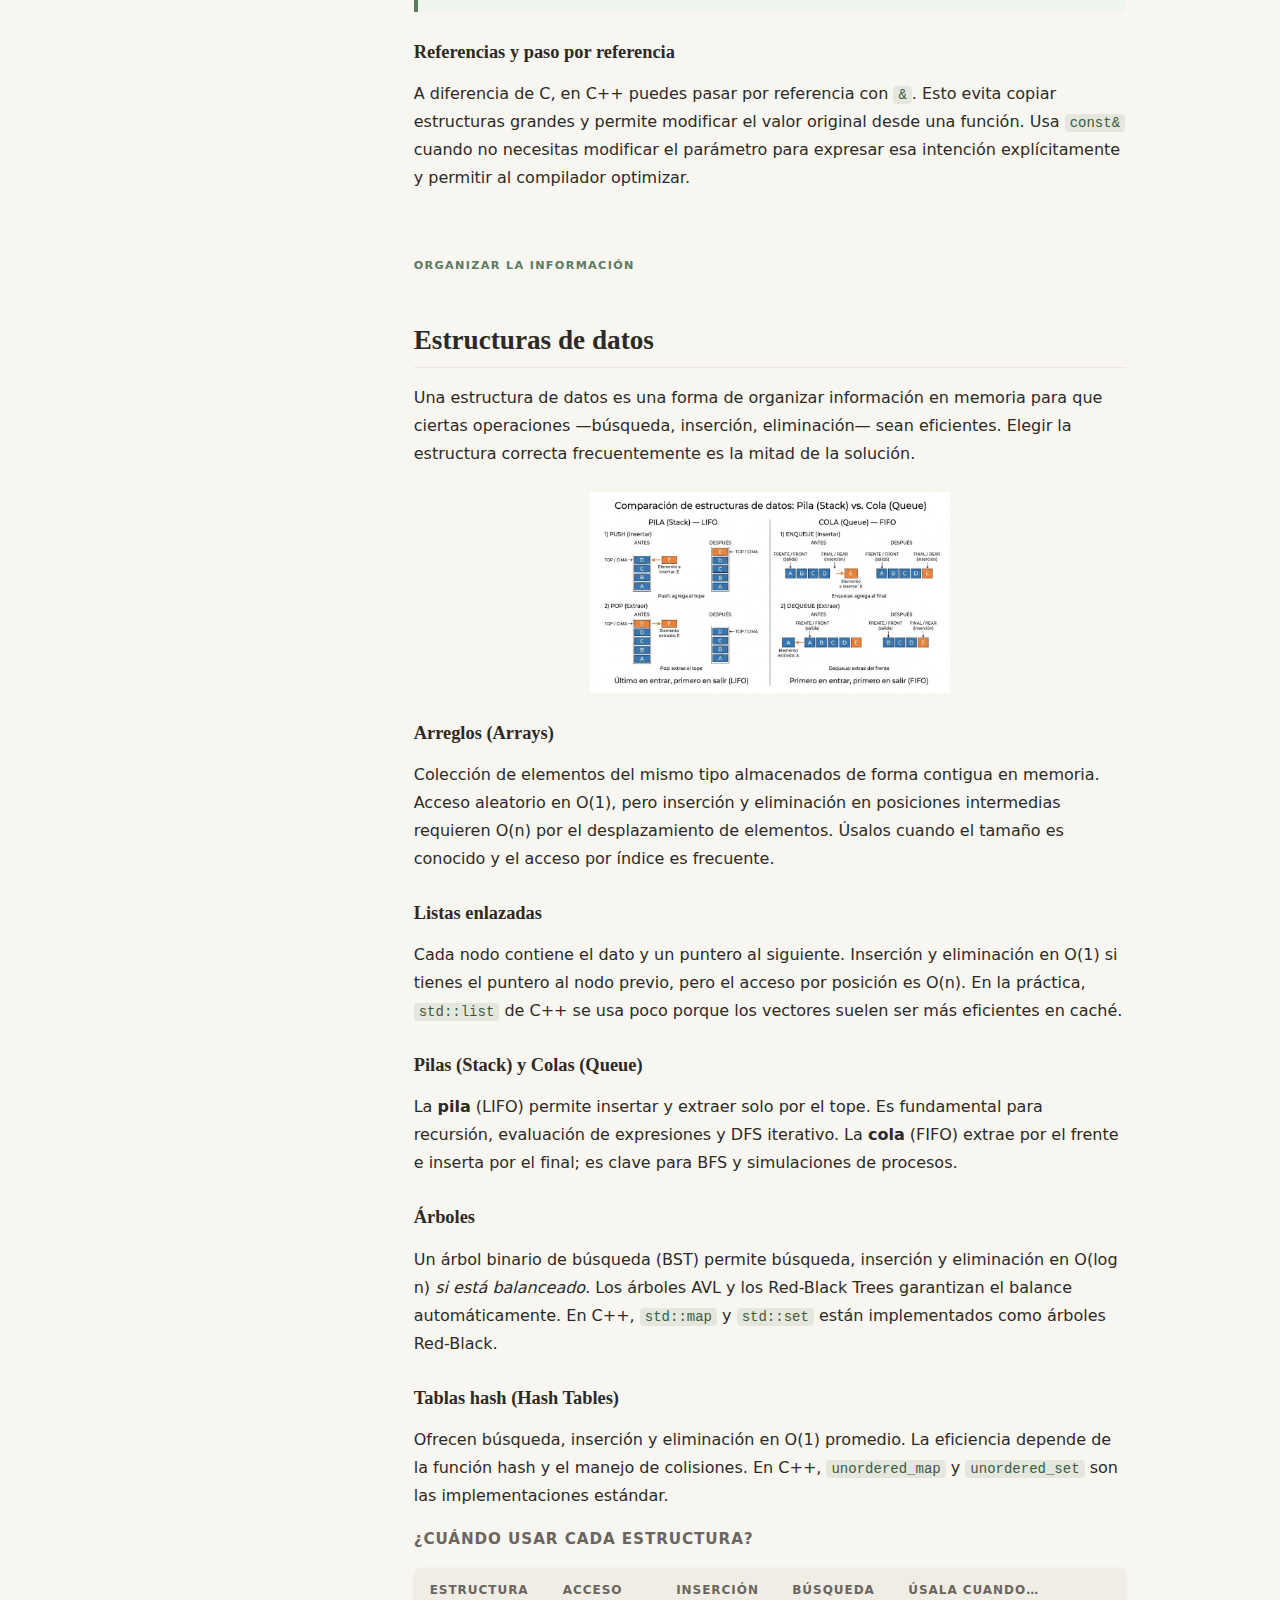
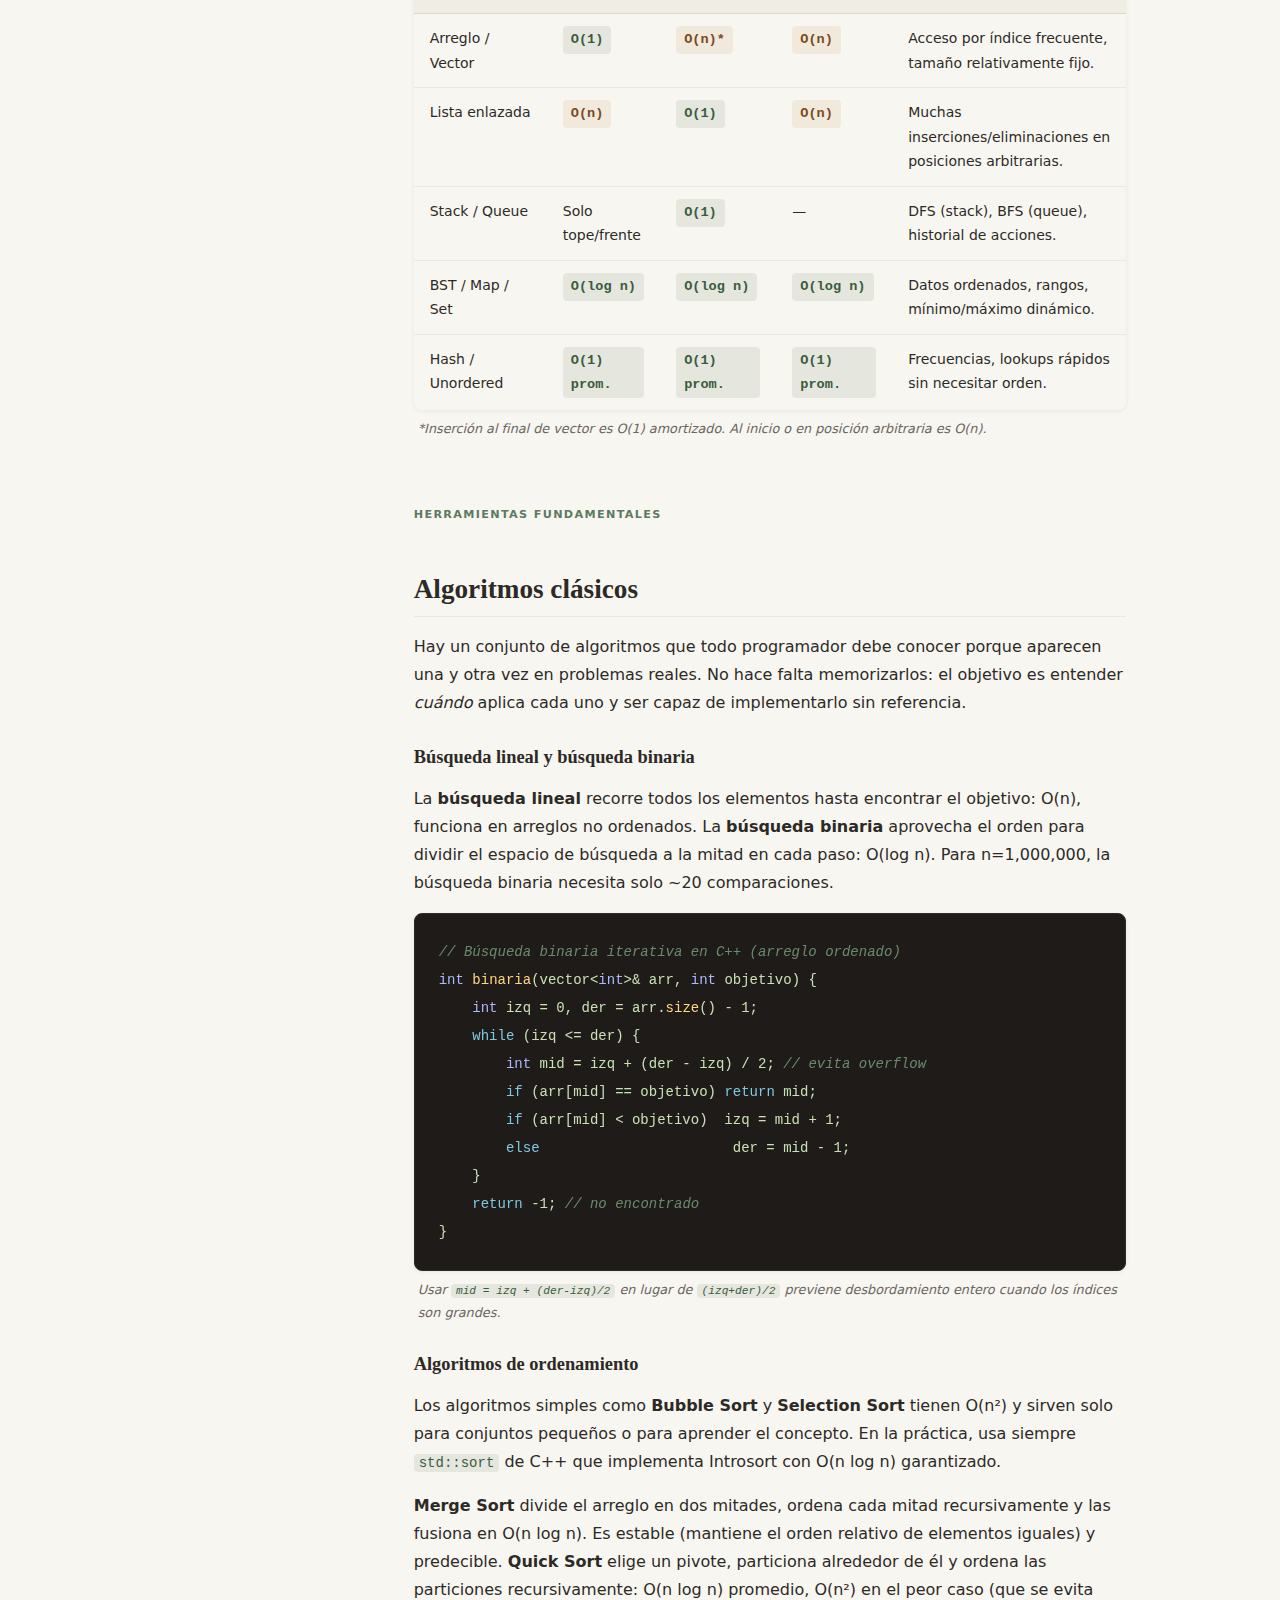
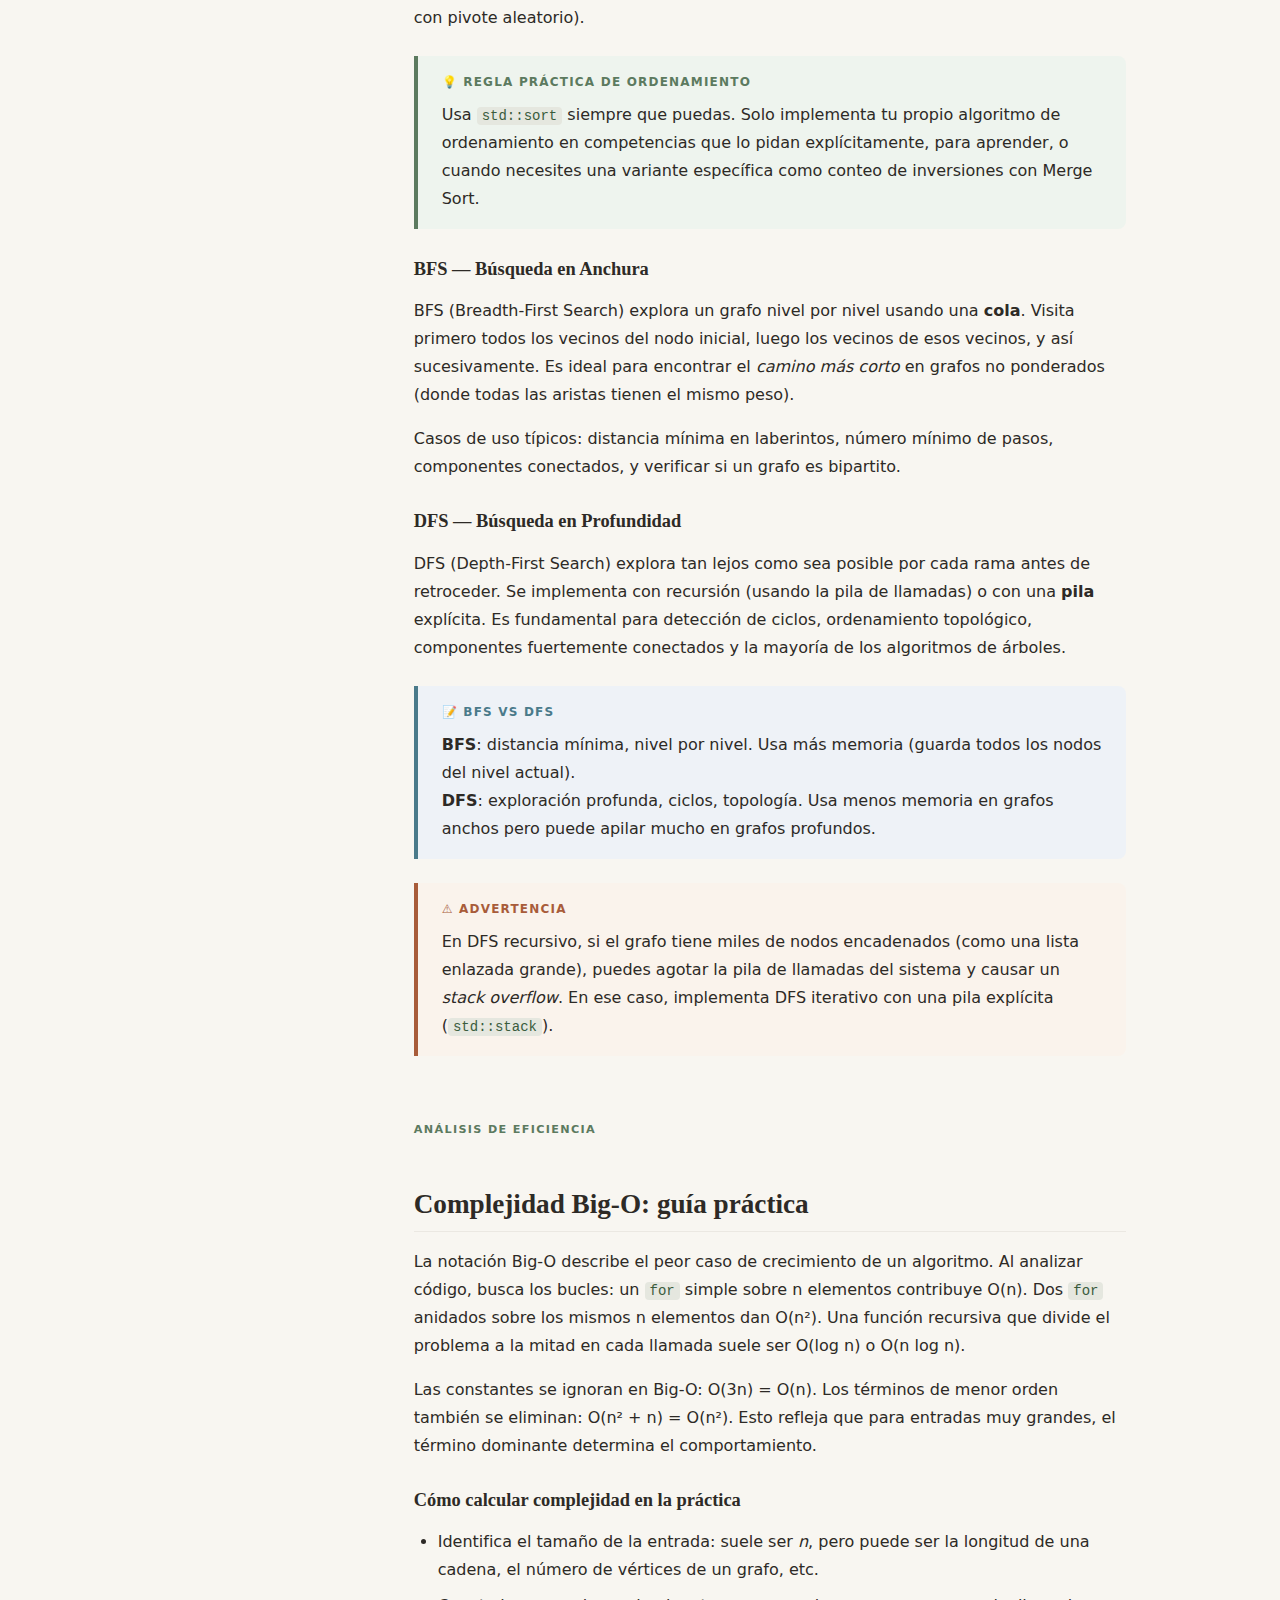
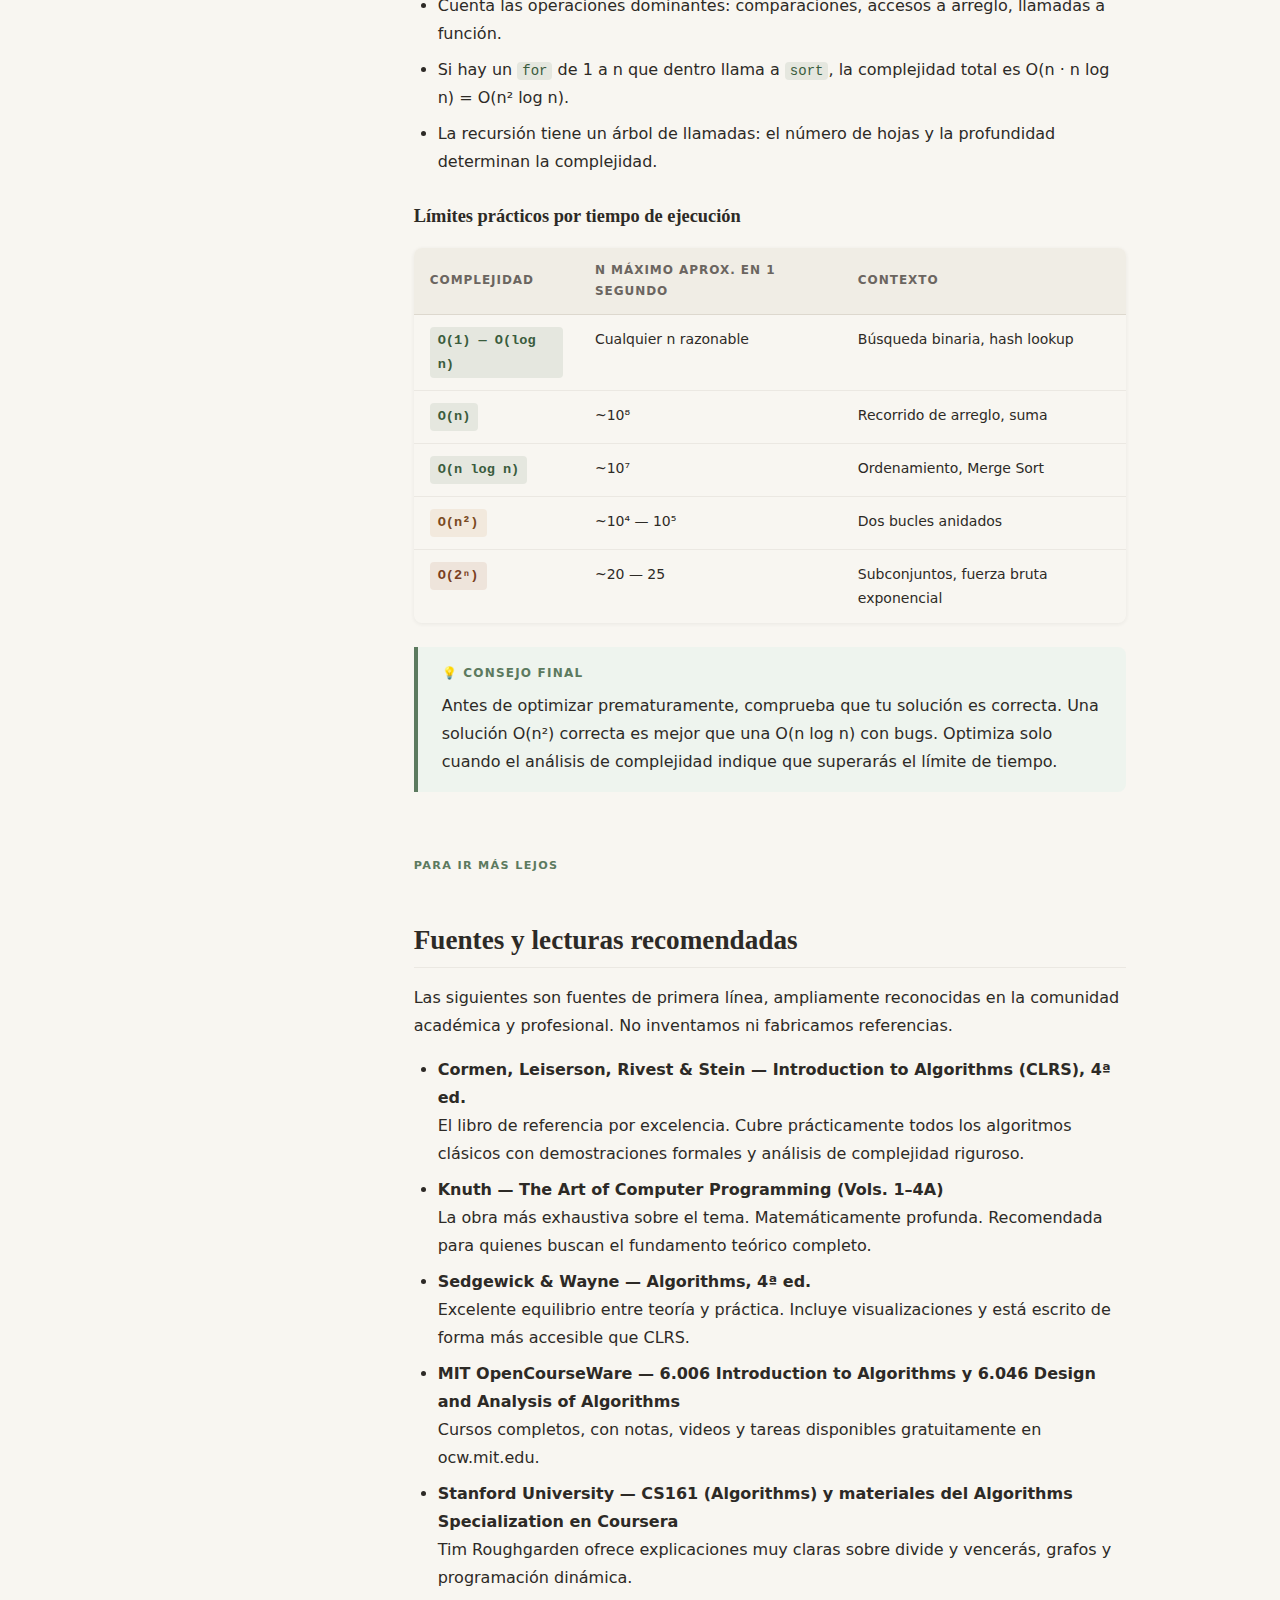
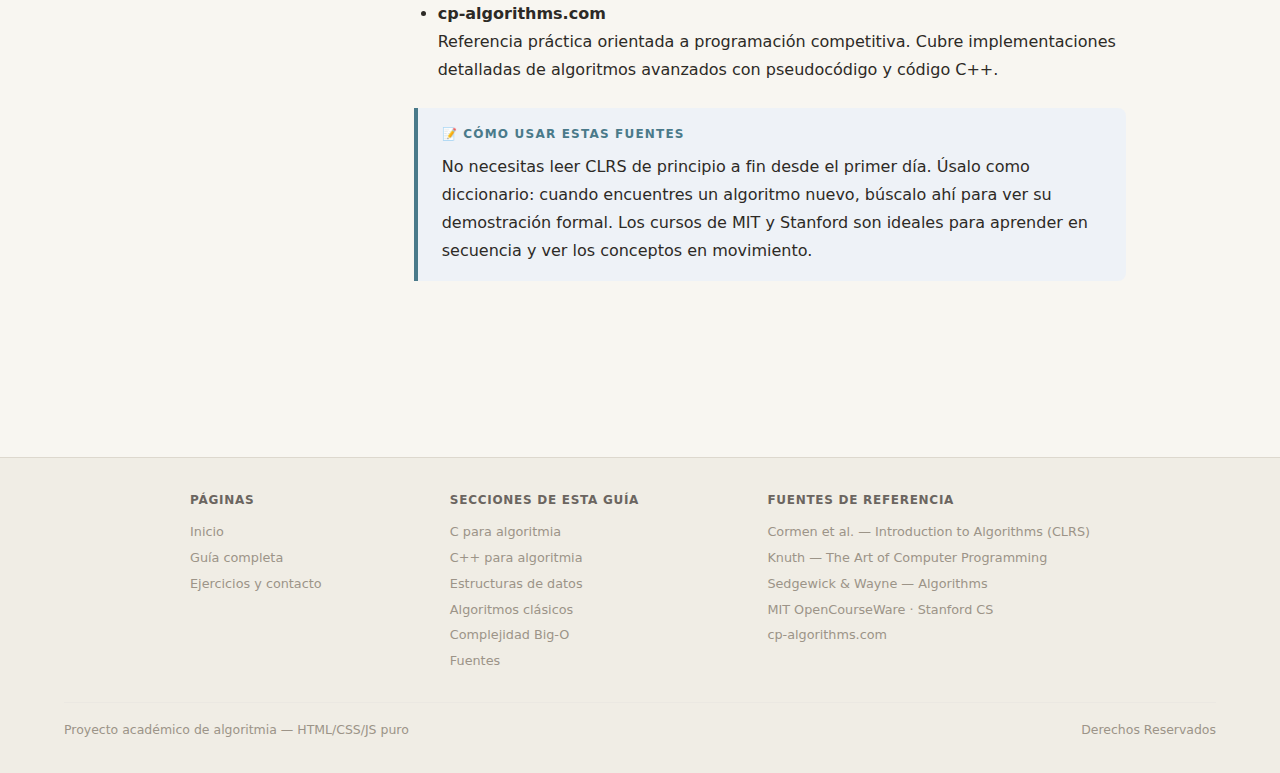
<file: historia.html>
<!DOCTYPE html>
<html lang="es">
<head>
  <meta charset="UTF-8">
  <meta name="viewport" content="width=device-width, initial-scale=1.0">
  <meta name="description" content="Guía completa de algoritmia: C, C++, estructuras de datos, algoritmos clásicos y complejidad Big-O con ejemplos en código.">
  <meta name="author" content="Algoritmia — Proyecto académico">
  <title>Guía de Algoritmia — C, C++, Estructuras y Algoritmos</title>
  <link rel="stylesheet" href="styles.css">
</head>
<body>

  <div id="progress-bar" role="progressbar" aria-label="Progreso de lectura" aria-valuenow="0" aria-valuemin="0" aria-valuemax="100"></div>

  <!-- ── Header ─────────────────────────────────────────────── -->
  <header>
    <button id="sidebar-toggle" aria-label="Abrir menú de navegación" aria-expanded="false" aria-controls="sidebar">☰</button>
    <a href="index.html" class="header-logo">Algo<span>ritmi</span>a</a>
    <nav class="header-nav" aria-label="Navegación principal">
      <a href="index.html">Inicio</a>
      <a href="historia.html" class="active">Guía</a>
      <a href="contacto.html">Ejercicios</a>
    </nav>
    <div class="header-actions">
      <button id="theme-toggle" aria-label="Cambiar tema">◑ Oscuro</button>
    </div>
  </header>

  <!-- ── Layout ─────────────────────────────────────────────── -->
  <div class="layout">

    <!-- Overlay para móvil -->
    <div class="sidebar-overlay" id="sidebar-overlay" aria-hidden="true"></div>

    <!-- ── Sidebar ─────────────────────────────────────────── -->
    <aside class="sidebar" id="sidebar" aria-label="Índice de contenido">
      <p class="sidebar-title">En esta página</p>
      <nav aria-label="Secciones de la guía">
        <a href="#c"><span class="dot"></span>C para algoritmia</a>
        <a href="#cpp"><span class="dot"></span>C++ para algoritmia</a>
        <a href="#estructuras"><span class="dot"></span>Estructuras de datos</a>
        <a href="#clasicos"><span class="dot"></span>Algoritmos clásicos</a>
        <a href="#big-o"><span class="dot"></span>Complejidad Big-O</a>
        <a href="#fuentes"><span class="dot"></span>Fuentes recomendadas</a>
      </nav>
      <p class="sidebar-title" style="margin-top:var(--sp-5);">Otras páginas</p>
      <nav aria-label="Navegación del sitio">
        <a href="index.html"><span class="dot"></span>Inicio y fundamentos</a>
        <a href="contacto.html"><span class="dot"></span>Ejercicios y contacto</a>
      </nav>
    </aside>

    <!-- ── Main ────────────────────────────────────────────── -->
    <main id="main-content">
      <div class="content-wrapper">

        <p class="section-label">Guía completa</p>
        <h1>Manual de algoritmia en C y C++</h1>
        <p class="lead">
          Esta guía cubre los conceptos esenciales que necesitas para programar algoritmos eficientemente:
          desde la sintaxis de C hasta el STL de C++, pasando por las estructuras de datos más utilizadas
          y los algoritmos clásicos que debes conocer.
        </p>

        <hr class="divider">

        <!-- ════════════════════════════════════════════════════
             SECCIÓN C
        ════════════════════════════════════════════════════ -->
        <section id="c" aria-labelledby="c-title">
          <p class="section-label">Lenguaje base</p>
          <h2 id="c-title">C para algoritmia</h2>
          <p>
            C es el lenguaje de referencia para estudiar algoritmia por su cercanía con el hardware y su
            control explícito de memoria. Entender C profundamente te ayuda a comprender qué pasa "debajo"
            cuando usas lenguajes de más alto nivel.
          </p>

          <h3>Variables y tipos de datos esenciales</h3>
          <p>
            Los tipos más usados en problemas de algoritmia son <code>int</code> (enteros),
            <code>long long</code> (enteros grandes, hasta ~9.2×10¹⁸), <code>double</code> (decimales)
            y <code>char</code> (caracteres). Declara las variables lo más cerca posible de donde las usas.
          </p>

          <h3>Condicionales y ciclos</h3>
          <p>
            El <code>if/else</code> y el operador ternario <code>?:</code> controlan el flujo. Para
            iteraciones usa <code>for</code> cuando conoces el número de repeticiones y <code>while</code>
            cuando dependes de una condición. El ciclo <code>do-while</code> garantiza al menos una ejecución.
          </p>

          <h3>Funciones y arreglos</h3>
          <p>
            Divide tu solución en funciones pequeñas y bien nombradas. Los arreglos en C son contiguos en
            memoria: <code>int arr[100]</code> reserva 100 enteros. Pasa arreglos a funciones con un puntero
            y el tamaño por separado, ya que C no guarda la longitud automáticamente.
          </p>

          <h3>Ejemplo 1: suma de un arreglo</h3>
          <pre><code><span class="kw">#include</span> &lt;stdio.h&gt;

<span class="cm">/* Retorna la suma de los primeros n elementos de arr */</span>
<span class="ty">int</span> <span class="fn">sumaArreglo</span>(<span class="ty">int</span> arr[], <span class="ty">int</span> n) {
    <span class="ty">int</span> total = <span class="nm">0</span>;
    <span class="kw">for</span> (<span class="ty">int</span> i = <span class="nm">0</span>; i &lt; n; i++) {
        total += arr[i];
    }
    <span class="kw">return</span> total;
}

<span class="ty">int</span> <span class="fn">main</span>(<span class="ty">void</span>) {
    <span class="ty">int</span> datos[] = {<span class="nm">3</span>, <span class="nm">7</span>, <span class="nm">2</span>, <span class="nm">9</span>, <span class="nm">4</span>};
    <span class="ty">int</span> n = <span class="kw">sizeof</span>(datos) / <span class="kw">sizeof</span>(datos[<span class="nm">0</span>]);
    <span class="fn">printf</span>(<span class="st">"Suma: %d\n"</span>, <span class="fn">sumaArreglo</span>(datos, n));
    <span class="kw">return</span> <span class="nm">0</span>;
}
</code></pre>
          <p class="code-caption">Suma de arreglo en C. El truco de <code>sizeof(arr)/sizeof(arr[0])</code> calcula la cantidad de elementos solo dentro del ámbito donde el arreglo fue declarado.</p>

          <h3>Ejemplo 2: búsqueda lineal con función</h3>
          <pre><code><span class="kw">#include</span> &lt;stdio.h&gt;

<span class="cm">/* Retorna el índice de 'objetivo' en arr, o -1 si no existe */</span>
<span class="ty">int</span> <span class="fn">busquedaLineal</span>(<span class="ty">int</span> arr[], <span class="ty">int</span> n, <span class="ty">int</span> objetivo) {
    <span class="kw">for</span> (<span class="ty">int</span> i = <span class="nm">0</span>; i &lt; n; i++) {
        <span class="kw">if</span> (arr[i] == objetivo)
            <span class="kw">return</span> i;
    }
    <span class="kw">return</span> -<span class="nm">1</span>;
}

<span class="ty">int</span> <span class="fn">main</span>(<span class="ty">void</span>) {
    <span class="ty">int</span> datos[] = {<span class="nm">10</span>, <span class="nm">25</span>, <span class="nm">8</span>, <span class="nm">42</span>, <span class="nm">3</span>};
    <span class="ty">int</span> n = <span class="kw">sizeof</span>(datos) / <span class="kw">sizeof</span>(datos[<span class="nm">0</span>]);
    <span class="ty">int</span> pos = <span class="fn">busquedaLineal</span>(datos, n, <span class="nm">42</span>);
    <span class="kw">if</span> (pos != -<span class="nm">1</span>)
        <span class="fn">printf</span>(<span class="st">"Encontrado en índice %d\n"</span>, pos);
    <span class="kw">else</span>
        <span class="fn">printf</span>(<span class="st">"No encontrado\n"</span>);
    <span class="kw">return</span> <span class="nm">0</span>;
}
</code></pre>
          <p class="code-caption">Búsqueda lineal: O(n) en el peor caso. Funciona en arreglos desordenados.</p>

          <div class="callout callout-nota">
            <p class="callout-label">📝 Nota</p>
            <p>Cuando uses memoria dinámica (<code>malloc</code>/<code>calloc</code>), siempre libérala con
            <code>free()</code>. Los fugas de memoria no causan errores inmediatos, pero degradan el rendimiento
            en programas largos y pueden ser difíciles de depurar.</p>
          </div>
        </section>

        <!-- ════════════════════════════════════════════════════
             SECCIÓN C++
        ════════════════════════════════════════════════════ -->
        <section id="cpp" aria-labelledby="cpp-title">
          <p class="section-label">El siguiente paso</p>
          <h2 id="cpp-title">C++ para algoritmia</h2>
          <p>
            C++ extiende C con orientación a objetos, pero para algoritmia lo más valioso es su
            <strong>Standard Template Library (STL)</strong>: contenedores genéricos, iteradores y algoritmos
            ya implementados y probados. Usarlos correctamente marca la diferencia en competencias y proyectos.
          </p>

          <h3>Entrada/salida con iostream</h3>
          <p>
            Usa <code>cin</code> y <code>cout</code> en lugar de <code>scanf/printf</code>. Para competencias,
            agrega <code>ios::sync_with_stdio(false); cin.tie(NULL);</code> al inicio del <code>main</code>
            para acelerar significativamente la lectura de datos grandes.
          </p>

          <h3>Vector: el arreglo dinámico de C++</h3>
          <p>
            <code>std::vector&lt;int&gt;</code> es un arreglo que crece automáticamente. Ofrece acceso
            aleatorio en O(1), inserción al final en O(1) amortizado, y la conveniencia de conocer su
            tamaño con <code>.size()</code>. Es la estructura por defecto cuando no sabes el tamaño exacto
            de antemano.
          </p>

          <h3>Ejemplo 1: uso de vector y sort</h3>
          <pre><code><span class="kw">#include</span> &lt;iostream&gt;
<span class="kw">#include</span> &lt;vector&gt;
<span class="kw">#include</span> &lt;algorithm&gt;
<span class="kw">using namespace</span> std;

<span class="ty">int</span> <span class="fn">main</span>() {
    <span class="cm">// Leer n números y almacenarlos en un vector</span>
    <span class="ty">int</span> n;
    cin >> n;
    vector&lt;<span class="ty">int</span>&gt; nums(n);
    <span class="kw">for</span> (<span class="ty">int</span> i = <span class="nm">0</span>; i &lt; n; i++) cin >> nums[i];

    <span class="cm">// Ordenar en O(n log n) con std::sort</span>
    <span class="fn">sort</span>(nums.<span class="fn">begin</span>(), nums.<span class="fn">end</span>());

    cout &lt;&lt; <span class="st">"Ordenados: "</span>;
    <span class="kw">for</span> (<span class="ty">int</span> x : nums) cout &lt;&lt; x &lt;&lt; <span class="st">" "</span>;
    cout &lt;&lt; <span class="st">"\n"</span>;
    <span class="kw">return</span> <span class="nm">0</span>;
}
</code></pre>
          <p class="code-caption"><code>std::sort</code> implementa Introsort (híbrido de quicksort, heapsort y insertion sort) con complejidad garantizada O(n log n).</p>

          <h3>Ejemplo 2: map y set para frecuencias</h3>
          <pre><code><span class="kw">#include</span> &lt;iostream&gt;
<span class="kw">#include</span> &lt;map&gt;
<span class="kw">using namespace</span> std;

<span class="ty">int</span> <span class="fn">main</span>() {
    <span class="cm">// Contar frecuencia de palabras</span>
    map&lt;string, <span class="ty">int</span>&gt; freq;
    string palabra;
    <span class="kw">while</span> (cin >> palabra) {
        freq[palabra]++;
    }
    <span class="kw">for</span> (<span class="kw">auto</span>&amp; [key, val] : freq) {
        cout &lt;&lt; key &lt;&lt; <span class="st">": "</span> &lt;&lt; val &lt;&lt; <span class="st">"\n"</span>;
    }
    <span class="kw">return</span> <span class="nm">0</span>;
}
</code></pre>
          <p class="code-caption"><code>std::map</code> es un árbol balanceado (BST) con operaciones O(log n). Si solo necesitas búsqueda rápida sin orden, usa <code>unordered_map</code> con O(1) promedio.</p>

          <div class="callout callout-tip">
            <p class="callout-label">💡 Tip STL esencial</p>
            <p>Para competencias y proyectos, domina al menos: <code>vector</code>, <code>map</code>,
            <code>unordered_map</code>, <code>set</code>, <code>queue</code>, <code>stack</code>,
            <code>priority_queue</code> y los algoritmos <code>sort</code>, <code>binary_search</code>,
            <code>lower_bound</code> y <code>upper_bound</code>. Con estos ya puedes resolver la mayoría de
            los problemas de nivel intermedio.</p>
          </div>

          <h3>Referencias y paso por referencia</h3>
          <p>
            A diferencia de C, en C++ puedes pasar por referencia con <code>&amp;</code>. Esto evita copiar
            estructuras grandes y permite modificar el valor original desde una función. Usa
            <code>const&amp;</code> cuando no necesitas modificar el parámetro para expresar esa intención
            explícitamente y permitir al compilador optimizar.
          </p>
        </section>

        <!-- ════════════════════════════════════════════════════
             ESTRUCTURAS DE DATOS
        ════════════════════════════════════════════════════ -->
        <section id="estructuras" aria-labelledby="est-title">
          <p class="section-label">Organizar la información</p>
          <h2 id="est-title">Estructuras de datos</h2>
          <p>
            Una estructura de datos es una forma de organizar información en memoria para que ciertas
            operaciones —búsqueda, inserción, eliminación— sean eficientes. Elegir la estructura correcta
            frecuentemente es la mitad de la solución.
          </p>

          <div style="display:flex; justify-content:center; margin: var(--sp-5) 0;">
            <img src="assets/stack-queue.jpg"
                 alt="Diagrama comparativo de Pila (Stack, LIFO) y Cola (Queue, FIFO) mostrando cómo se insertan y extraen elementos"
                 width="360" height="200">
          </div>

          <h3>Arreglos (Arrays)</h3>
          <p>
            Colección de elementos del mismo tipo almacenados de forma contigua en memoria. Acceso aleatorio
            en O(1), pero inserción y eliminación en posiciones intermedias requieren O(n) por el desplazamiento
            de elementos. Úsalos cuando el tamaño es conocido y el acceso por índice es frecuente.
          </p>

          <h3>Listas enlazadas</h3>
          <p>
            Cada nodo contiene el dato y un puntero al siguiente. Inserción y eliminación en O(1) si tienes
            el puntero al nodo previo, pero el acceso por posición es O(n). En la práctica, <code>std::list</code>
            de C++ se usa poco porque los vectores suelen ser más eficientes en caché.
          </p>

          <h3>Pilas (Stack) y Colas (Queue)</h3>
          <p>
            La <strong>pila</strong> (LIFO) permite insertar y extraer solo por el tope. Es fundamental para
            recursión, evaluación de expresiones y DFS iterativo. La <strong>cola</strong> (FIFO) extrae por
            el frente e inserta por el final; es clave para BFS y simulaciones de procesos.
          </p>

          <h3>Árboles</h3>
          <p>
            Un árbol binario de búsqueda (BST) permite búsqueda, inserción y eliminación en O(log n)
            <em>si está balanceado</em>. Los árboles AVL y los Red-Black Trees garantizan el balance
            automáticamente. En C++, <code>std::map</code> y <code>std::set</code> están implementados como
            árboles Red-Black.
          </p>

          <h3>Tablas hash (Hash Tables)</h3>
          <p>
            Ofrecen búsqueda, inserción y eliminación en O(1) promedio. La eficiencia depende de la función
            hash y el manejo de colisiones. En C++, <code>unordered_map</code> y <code>unordered_set</code>
            son las implementaciones estándar.
          </p>

          <h4>¿Cuándo usar cada estructura?</h4>
          <div class="table-wrap">
            <table aria-label="Comparativa de estructuras de datos: cuándo usar cada una">
              <thead>
                <tr>
                  <th>Estructura</th>
                  <th>Acceso</th>
                  <th>Inserción</th>
                  <th>Búsqueda</th>
                  <th>Úsala cuando…</th>
                </tr>
              </thead>
              <tbody>
                <tr>
                  <td>Arreglo / Vector</td>
                  <td><span class="badge-o">O(1)</span></td>
                  <td><span class="badge-o medium">O(n)*</span></td>
                  <td><span class="badge-o medium">O(n)</span></td>
                  <td>Acceso por índice frecuente, tamaño relativamente fijo.</td>
                </tr>
                <tr>
                  <td>Lista enlazada</td>
                  <td><span class="badge-o medium">O(n)</span></td>
                  <td><span class="badge-o">O(1)</span></td>
                  <td><span class="badge-o medium">O(n)</span></td>
                  <td>Muchas inserciones/eliminaciones en posiciones arbitrarias.</td>
                </tr>
                <tr>
                  <td>Stack / Queue</td>
                  <td>Solo tope/frente</td>
                  <td><span class="badge-o">O(1)</span></td>
                  <td>—</td>
                  <td>DFS (stack), BFS (queue), historial de acciones.</td>
                </tr>
                <tr>
                  <td>BST / Map / Set</td>
                  <td><span class="badge-o">O(log n)</span></td>
                  <td><span class="badge-o">O(log n)</span></td>
                  <td><span class="badge-o">O(log n)</span></td>
                  <td>Datos ordenados, rangos, mínimo/máximo dinámico.</td>
                </tr>
                <tr>
                  <td>Hash / Unordered</td>
                  <td><span class="badge-o">O(1) prom.</span></td>
                  <td><span class="badge-o">O(1) prom.</span></td>
                  <td><span class="badge-o">O(1) prom.</span></td>
                  <td>Frecuencias, lookups rápidos sin necesitar orden.</td>
                </tr>
              </tbody>
            </table>
          </div>
          <p class="code-caption">*Inserción al final de vector es O(1) amortizado. Al inicio o en posición arbitraria es O(n).</p>
        </section>

        <!-- ════════════════════════════════════════════════════
             ALGORITMOS CLÁSICOS
        ════════════════════════════════════════════════════ -->
        <section id="clasicos" aria-labelledby="clas-title">
          <p class="section-label">Herramientas fundamentales</p>
          <h2 id="clas-title">Algoritmos clásicos</h2>
          <p>
            Hay un conjunto de algoritmos que todo programador debe conocer porque aparecen una y otra vez
            en problemas reales. No hace falta memorizarlos: el objetivo es entender <em>cuándo</em> aplica
            cada uno y ser capaz de implementarlo sin referencia.
          </p>

          <h3>Búsqueda lineal y búsqueda binaria</h3>
          <p>
            La <strong>búsqueda lineal</strong> recorre todos los elementos hasta encontrar el objetivo: O(n),
            funciona en arreglos no ordenados. La <strong>búsqueda binaria</strong> aprovecha el orden para
            dividir el espacio de búsqueda a la mitad en cada paso: O(log n). Para n=1,000,000, la búsqueda
            binaria necesita solo ~20 comparaciones.
          </p>
          <pre><code><span class="cm">// Búsqueda binaria iterativa en C++ (arreglo ordenado)</span>
<span class="ty">int</span> <span class="fn">binaria</span>(vector&lt;<span class="ty">int</span>&gt;&amp; arr, <span class="ty">int</span> objetivo) {
    <span class="ty">int</span> izq = <span class="nm">0</span>, der = arr.<span class="fn">size</span>() - <span class="nm">1</span>;
    <span class="kw">while</span> (izq &lt;= der) {
        <span class="ty">int</span> mid = izq + (der - izq) / <span class="nm">2</span>; <span class="cm">// evita overflow</span>
        <span class="kw">if</span> (arr[mid] == objetivo) <span class="kw">return</span> mid;
        <span class="kw">if</span> (arr[mid] &lt; objetivo)  izq = mid + <span class="nm">1</span>;
        <span class="kw">else</span>                       der = mid - <span class="nm">1</span>;
    }
    <span class="kw">return</span> -<span class="nm">1</span>; <span class="cm">// no encontrado</span>
}
</code></pre>
          <p class="code-caption">Usar <code>mid = izq + (der-izq)/2</code> en lugar de <code>(izq+der)/2</code> previene desbordamiento entero cuando los índices son grandes.</p>

          <h3>Algoritmos de ordenamiento</h3>
          <p>
            Los algoritmos simples como <strong>Bubble Sort</strong> y <strong>Selection Sort</strong> tienen
            O(n²) y sirven solo para conjuntos pequeños o para aprender el concepto. En la práctica, usa
            siempre <code>std::sort</code> de C++ que implementa Introsort con O(n log n) garantizado.
          </p>
          <p>
            <strong>Merge Sort</strong> divide el arreglo en dos mitades, ordena cada mitad recursivamente y
            las fusiona en O(n log n). Es estable (mantiene el orden relativo de elementos iguales) y predecible.
            <strong>Quick Sort</strong> elige un pivote, particiona alrededor de él y ordena las particiones
            recursivamente: O(n log n) promedio, O(n²) en el peor caso (que se evita con pivote aleatorio).
          </p>

          <div class="callout callout-tip">
            <p class="callout-label">💡 Regla práctica de ordenamiento</p>
            <p>Usa <code>std::sort</code> siempre que puedas. Solo implementa tu propio algoritmo de
            ordenamiento en competencias que lo pidan explícitamente, para aprender, o cuando necesites
            una variante específica como conteo de inversiones con Merge Sort.</p>
          </div>

          <h3>BFS — Búsqueda en Anchura</h3>
          <p>
            BFS (Breadth-First Search) explora un grafo nivel por nivel usando una <strong>cola</strong>.
            Visita primero todos los vecinos del nodo inicial, luego los vecinos de esos vecinos, y así
            sucesivamente. Es ideal para encontrar el <em>camino más corto</em> en grafos no ponderados
            (donde todas las aristas tienen el mismo peso).
          </p>
          <p>
            Casos de uso típicos: distancia mínima en laberintos, número mínimo de pasos, componentes
            conectados, y verificar si un grafo es bipartito.
          </p>

          <h3>DFS — Búsqueda en Profundidad</h3>
          <p>
            DFS (Depth-First Search) explora tan lejos como sea posible por cada rama antes de retroceder.
            Se implementa con recursión (usando la pila de llamadas) o con una <strong>pila</strong> explícita.
            Es fundamental para detección de ciclos, ordenamiento topológico, componentes fuertemente
            conectados y la mayoría de los algoritmos de árboles.
          </p>

          <div class="callout callout-nota">
            <p class="callout-label">📝 BFS vs DFS</p>
            <p><strong>BFS</strong>: distancia mínima, nivel por nivel. Usa más memoria (guarda todos los nodos del nivel actual).<br>
            <strong>DFS</strong>: exploración profunda, ciclos, topología. Usa menos memoria en grafos anchos pero puede apilar mucho en grafos profundos.</p>
          </div>

          <div class="callout callout-warn">
            <p class="callout-label">⚠ Advertencia</p>
            <p>En DFS recursivo, si el grafo tiene miles de nodos encadenados (como una lista enlazada grande),
            puedes agotar la pila de llamadas del sistema y causar un <em>stack overflow</em>. En ese caso,
            implementa DFS iterativo con una pila explícita (<code>std::stack</code>).</p>
          </div>
        </section>

        <!-- ════════════════════════════════════════════════════
             BIG-O PROFUNDO
        ════════════════════════════════════════════════════ -->
        <section id="big-o" aria-labelledby="bigo-title">
          <p class="section-label">Análisis de eficiencia</p>
          <h2 id="bigo-title">Complejidad Big-O: guía práctica</h2>
          <p>
            La notación Big-O describe el peor caso de crecimiento de un algoritmo. Al analizar código, busca
            los bucles: un <code>for</code> simple sobre n elementos contribuye O(n). Dos <code>for</code>
            anidados sobre los mismos n elementos dan O(n²). Una función recursiva que divide el problema a
            la mitad en cada llamada suele ser O(log n) o O(n log n).
          </p>
          <p>
            Las constantes se ignoran en Big-O: O(3n) = O(n). Los términos de menor orden también se eliminan:
            O(n² + n) = O(n²). Esto refleja que para entradas muy grandes, el término dominante determina el
            comportamiento.
          </p>

          <h3>Cómo calcular complejidad en la práctica</h3>
          <ul>
            <li>Identifica el tamaño de la entrada: suele ser <em>n</em>, pero puede ser la longitud de una cadena, el número de vértices de un grafo, etc.</li>
            <li>Cuenta las operaciones dominantes: comparaciones, accesos a arreglo, llamadas a función.</li>
            <li>Si hay un <code>for</code> de 1 a n que dentro llama a <code>sort</code>, la complejidad total es O(n · n log n) = O(n² log n).</li>
            <li>La recursión tiene un árbol de llamadas: el número de hojas y la profundidad determinan la complejidad.</li>
          </ul>

          <h3>Límites prácticos por tiempo de ejecución</h3>
          <div class="table-wrap">
            <table aria-label="Límites de operaciones según complejidad y tiempo permitido">
              <thead>
                <tr>
                  <th>Complejidad</th>
                  <th>n máximo aprox. en 1 segundo</th>
                  <th>Contexto</th>
                </tr>
              </thead>
              <tbody>
                <tr>
                  <td><span class="badge-o">O(1) — O(log n)</span></td>
                  <td>Cualquier n razonable</td>
                  <td>Búsqueda binaria, hash lookup</td>
                </tr>
                <tr>
                  <td><span class="badge-o">O(n)</span></td>
                  <td>~10⁸</td>
                  <td>Recorrido de arreglo, suma</td>
                </tr>
                <tr>
                  <td><span class="badge-o">O(n log n)</span></td>
                  <td>~10⁷</td>
                  <td>Ordenamiento, Merge Sort</td>
                </tr>
                <tr>
                  <td><span class="badge-o medium">O(n²)</span></td>
                  <td>~10⁴ — 10⁵</td>
                  <td>Dos bucles anidados</td>
                </tr>
                <tr>
                  <td><span class="badge-o bad">O(2ⁿ)</span></td>
                  <td>~20 — 25</td>
                  <td>Subconjuntos, fuerza bruta exponencial</td>
                </tr>
              </tbody>
            </table>
          </div>

          <div class="callout callout-tip">
            <p class="callout-label">💡 Consejo final</p>
            <p>Antes de optimizar prematuramente, comprueba que tu solución es correcta. Una solución O(n²)
            correcta es mejor que una O(n log n) con bugs. Optimiza solo cuando el análisis de complejidad
            indique que superarás el límite de tiempo.</p>
          </div>
        </section>

        <!-- ════════════════════════════════════════════════════
             FUENTES
        ════════════════════════════════════════════════════ -->
        <section id="fuentes" aria-labelledby="fuentes-title">
          <p class="section-label">Para ir más lejos</p>
          <h2 id="fuentes-title">Fuentes y lecturas recomendadas</h2>
          <p>
            Las siguientes son fuentes de primera línea, ampliamente reconocidas en la comunidad académica y
            profesional. No inventamos ni fabricamos referencias.
          </p>
          <ul>
            <li>
              <strong>Cormen, Leiserson, Rivest & Stein — Introduction to Algorithms (CLRS), 4ª ed.</strong><br>
              El libro de referencia por excelencia. Cubre prácticamente todos los algoritmos clásicos con
              demostraciones formales y análisis de complejidad riguroso.
            </li>
            <li>
              <strong>Knuth — The Art of Computer Programming (Vols. 1–4A)</strong><br>
              La obra más exhaustiva sobre el tema. Matemáticamente profunda. Recomendada para quienes buscan
              el fundamento teórico completo.
            </li>
            <li>
              <strong>Sedgewick & Wayne — Algorithms, 4ª ed.</strong><br>
              Excelente equilibrio entre teoría y práctica. Incluye visualizaciones y está escrito de forma
              más accesible que CLRS.
            </li>
            <li>
              <strong>MIT OpenCourseWare — 6.006 Introduction to Algorithms y 6.046 Design and Analysis of Algorithms</strong><br>
              Cursos completos, con notas, videos y tareas disponibles gratuitamente en ocw.mit.edu.
            </li>
            <li>
              <strong>Stanford University — CS161 (Algorithms) y materiales del Algorithms Specialization en Coursera</strong><br>
              Tim Roughgarden ofrece explicaciones muy claras sobre divide y vencerás, grafos y programación dinámica.
            </li>
            <li>
              <strong>cp-algorithms.com</strong><br>
              Referencia práctica orientada a programación competitiva. Cubre implementaciones detalladas
              de algoritmos avanzados con pseudocódigo y código C++.
            </li>
          </ul>

          <div class="callout callout-nota">
            <p class="callout-label">📝 Cómo usar estas fuentes</p>
            <p>No necesitas leer CLRS de principio a fin desde el primer día. Úsalo como diccionario: cuando
            encuentres un algoritmo nuevo, búscalo ahí para ver su demostración formal. Los cursos de MIT y
            Stanford son ideales para aprender en secuencia y ver los conceptos en movimiento.</p>
          </div>
        </section>

      </div><!-- /.content-wrapper -->
    </main>
  </div><!-- /.layout -->

  <!-- ── Footer ─────────────────────────────────────────────── -->
  <footer>
    <div class="footer-inner">
      <div class="footer-col">
        <h4>Páginas</h4>
        <ul>
          <li><a href="index.html">Inicio</a></li>
          <li><a href="historia.html">Guía completa</a></li>
          <li><a href="contacto.html">Ejercicios y contacto</a></li>
        </ul>
      </div>
      <div class="footer-col">
        <h4>Secciones de esta guía</h4>
        <ul>
          <li><a href="#c">C para algoritmia</a></li>
          <li><a href="#cpp">C++ para algoritmia</a></li>
          <li><a href="#estructuras">Estructuras de datos</a></li>
          <li><a href="#clasicos">Algoritmos clásicos</a></li>
          <li><a href="#big-o">Complejidad Big-O</a></li>
          <li><a href="#fuentes">Fuentes</a></li>
        </ul>
      </div>
      <div class="footer-col">
        <h4>Fuentes de referencia</h4>
        <ul>
          <li>Cormen et al. — Introduction to Algorithms (CLRS)</li>
          <li>Knuth — The Art of Computer Programming</li>
          <li>Sedgewick & Wayne — Algorithms</li>
          <li>MIT OpenCourseWare · Stanford CS</li>
          <li>cp-algorithms.com</li>
        </ul>
      </div>
    </div>
    <div class="footer-copy">
      <span>Proyecto académico de algoritmia — HTML/CSS/JS puro</span>
      <span>Derechos Reservados</span>
    </div>
  </footer>

  <button id="back-to-top" aria-label="Volver al inicio">↑</button>
  <script src="app.js"></script>
</body>
</html>
</file>
<file: styles.css>
/* ================================================================
   ALGORITMIA — styles.css
   Sistema de diseño: calma, documentación académica, bajo estrés
   ================================================================ */

/* ── CSS Variables ─────────────────────────────────────────────── */
:root {
  /* Paleta calmante: neutros cálidos + verde salvia + terracota */
  --bg:           #F8F6F1;
  --bg-sidebar:   #F0EDE5;
  --bg-card:      #FFFFFF;
  --bg-code:      #1E1B18;
  --bg-callout-tip:   #EEF4EE;
  --bg-callout-nota:  #EEF2F7;
  --bg-callout-warn:  #FAF3EC;

  --text:         #2D2A26;
  --text-muted:   #6B6560;
  --text-light:   #9C9488;
  --text-code:    #C8E0B4;

  --accent:       #5C7A5F;
  --accent-dark:  #3A5C3D;
  --accent2:      #A85C3A;
  --accent2-dark: #7A3F22;
  --accent3:      #4A7A8A;

  --border:       #DDD8CE;
  --border-light: #EBE8E2;
  --shadow-sm:    0 1px 4px rgba(45,42,38,0.07);
  --shadow-md:    0 4px 16px rgba(45,42,38,0.10);
  --shadow-lg:    0 8px 32px rgba(45,42,38,0.12);

  /* Espaciado */
  --sp-1: 4px;  --sp-2: 8px;  --sp-3: 12px;
  --sp-4: 16px; --sp-5: 24px; --sp-6: 32px;
  --sp-7: 48px; --sp-8: 64px;

  --radius-sm: 4px;
  --radius:    8px;
  --radius-lg: 16px;

  /* Tipografía */
  --font-body:    'Segoe UI', system-ui, -apple-system, 'Helvetica Neue', Arial, sans-serif;
  --font-heading: Georgia, 'Times New Roman', 'Palatino Linotype', serif;
  --font-mono:    'Cascadia Code', 'Consolas', 'Courier New', monospace;

  --line-height: 1.75;
  --content-max: 70ch;

  /* Sidebar */
  --sidebar-w: 260px;
  --header-h:  56px;

  /* Transiciones */
  --tr: 0.2s ease;
}

/* Modo oscuro "Calma nocturna" */
[data-theme="dark"] {
  --bg:          #1A1814;
  --bg-sidebar:  #211E18;
  --bg-card:     #262218;
  --bg-code:     #131110;
  --bg-callout-tip:  #1D2A1E;
  --bg-callout-nota: #1A2330;
  --bg-callout-warn: #2A1E12;

  --text:        #E8E4DC;
  --text-muted:  #A09890;
  --text-light:  #6B6258;
  --text-code:   #A8D090;

  --accent:      #7A9E7D;
  --accent-dark: #9FC4A1;
  --accent2:     #C87050;
  --accent2-dark:#E09070;
  --accent3:     #5A9AAE;

  --border:      #3A3530;
  --border-light:#2E2A24;
  --shadow-sm:   0 1px 4px rgba(0,0,0,0.3);
  --shadow-md:   0 4px 16px rgba(0,0,0,0.4);
}

/* ── Reset & Base ──────────────────────────────────────────────── */
*, *::before, *::after { box-sizing: border-box; margin: 0; padding: 0; }

html {
  scroll-behavior: smooth;
  font-size: 16px;
}

body {
  font-family: var(--font-body);
  background: var(--bg);
  color: var(--text);
  line-height: var(--line-height);
  min-height: 100vh;
  transition: background var(--tr), color var(--tr);
}

img, svg { max-width: 100%; height: auto; display: block; }
a { color: var(--accent); text-decoration: underline; text-underline-offset: 3px; transition: color var(--tr); }
a:hover { color: var(--accent-dark); }
a:focus-visible { outline: 2px solid var(--accent); outline-offset: 3px; border-radius: var(--radius-sm); }

/* ── Progress Bar ──────────────────────────────────────────────── */
#progress-bar {
  position: fixed;
  top: 0; left: 0;
  height: 3px;
  width: 0%;
  background: linear-gradient(90deg, var(--accent), var(--accent2));
  z-index: 1000;
  transition: width 0.1s linear;
}

/* ── Header ────────────────────────────────────────────────────── */
header {
  position: fixed;
  top: 3px; left: 0; right: 0;
  height: var(--header-h);
  background: var(--bg);
  border-bottom: 1px solid var(--border);
  display: flex;
  align-items: center;
  padding: 0 var(--sp-5);
  gap: var(--sp-4);
  z-index: 200;
  transition: background var(--tr), border-color var(--tr);
}

.header-logo {
  font-family: var(--font-heading);
  font-size: 1.15rem;
  font-weight: bold;
  color: var(--text);
  text-decoration: none;
  white-space: nowrap;
  flex-shrink: 0;
}
.header-logo span { color: var(--accent); }

.header-nav {
  display: flex;
  align-items: center;
  gap: var(--sp-2);
  flex: 1;
}
.header-nav a {
  font-size: 0.875rem;
  text-decoration: none;
  color: var(--text-muted);
  padding: var(--sp-1) var(--sp-3);
  border-radius: var(--radius-sm);
  transition: color var(--tr), background var(--tr);
}
.header-nav a:hover,
.header-nav a.active { color: var(--accent); background: color-mix(in srgb, var(--accent) 10%, transparent); }

.header-actions {
  display: flex;
  align-items: center;
  gap: var(--sp-2);
  margin-left: auto;
}

/* Botón tema */
#theme-toggle {
  background: none;
  border: 1px solid var(--border);
  border-radius: var(--radius-sm);
  padding: var(--sp-1) var(--sp-3);
  cursor: pointer;
  font-size: 0.8rem;
  color: var(--text-muted);
  transition: all var(--tr);
  font-family: var(--font-body);
  white-space: nowrap;
}
#theme-toggle:hover { border-color: var(--accent); color: var(--accent); }

/* Botón sidebar móvil */
#sidebar-toggle {
  display: none;
  background: none;
  border: 1px solid var(--border);
  border-radius: var(--radius-sm);
  padding: var(--sp-1) var(--sp-2);
  cursor: pointer;
  color: var(--text-muted);
  font-size: 1.1rem;
  line-height: 1;
  transition: all var(--tr);
}
#sidebar-toggle:hover { color: var(--accent); border-color: var(--accent); }

/* ── Layout ────────────────────────────────────────────────────── */
.layout {
  display: flex;
  padding-top: calc(var(--header-h) + 3px);
  min-height: 100vh;
}

/* ── Sidebar ───────────────────────────────────────────────────── */
.sidebar {
  width: var(--sidebar-w);
  flex-shrink: 0;
  position: sticky;
  top: calc(var(--header-h) + 3px);
  height: calc(100vh - var(--header-h) - 3px);
  overflow-y: auto;
  background: var(--bg-sidebar);
  border-right: 1px solid var(--border);
  padding: var(--sp-5) var(--sp-4);
  transition: transform var(--tr), background var(--tr);
}

.sidebar-title {
  font-family: var(--font-heading);
  font-size: 0.7rem;
  text-transform: uppercase;
  letter-spacing: 0.1em;
  color: var(--text-light);
  margin-bottom: var(--sp-3);
  padding-bottom: var(--sp-2);
  border-bottom: 1px solid var(--border-light);
}

.sidebar nav { display: flex; flex-direction: column; gap: var(--sp-1); }

.sidebar nav a {
  display: flex;
  align-items: center;
  gap: var(--sp-2);
  font-size: 0.875rem;
  text-decoration: none;
  color: var(--text-muted);
  padding: var(--sp-2) var(--sp-3);
  border-radius: var(--radius-sm);
  border-left: 3px solid transparent;
  transition: all var(--tr);
  line-height: 1.3;
}
.sidebar nav a:hover {
  color: var(--accent);
  background: color-mix(in srgb, var(--accent) 8%, transparent);
  border-left-color: var(--accent);
}
.sidebar nav a.active {
  color: var(--accent);
  background: color-mix(in srgb, var(--accent) 12%, transparent);
  border-left-color: var(--accent);
  font-weight: 600;
}
.sidebar nav a .dot {
  width: 6px; height: 6px;
  border-radius: 50%;
  background: currentColor;
  flex-shrink: 0;
  opacity: 0.6;
}

/* Sidebar overlay móvil */
.sidebar-overlay {
  display: none;
  position: fixed;
  inset: 0;
  background: rgba(0,0,0,0.3);
  z-index: 150;
}

/* ── Main Content ──────────────────────────────────────────────── */
main {
  flex: 1;
  min-width: 0;
  padding: var(--sp-7) var(--sp-8);
}

.content-wrapper {
  max-width: var(--content-max);
  margin: 0 auto;
}

/* Full-width variant (tables, etc.) */
.content-full {
  max-width: 900px;
  margin: 0 auto;
}

/* ── Typography ────────────────────────────────────────────────── */
h1 {
  font-family: var(--font-heading);
  font-size: clamp(1.8rem, 4vw, 2.5rem);
  font-weight: bold;
  line-height: 1.2;
  color: var(--text);
  margin-bottom: var(--sp-4);
}
h2 {
  font-family: var(--font-heading);
  font-size: clamp(1.3rem, 3vw, 1.7rem);
  font-weight: bold;
  line-height: 1.3;
  color: var(--text);
  margin-top: var(--sp-7);
  margin-bottom: var(--sp-4);
  padding-bottom: var(--sp-2);
  border-bottom: 1px solid var(--border-light);
}
h3 {
  font-family: var(--font-heading);
  font-size: 1.15rem;
  font-weight: bold;
  color: var(--text);
  margin-top: var(--sp-5);
  margin-bottom: var(--sp-3);
}
h4 {
  font-family: var(--font-body);
  font-size: 0.95rem;
  font-weight: 700;
  text-transform: uppercase;
  letter-spacing: 0.06em;
  color: var(--text-muted);
  margin-top: var(--sp-4);
  margin-bottom: var(--sp-2);
}
p {
  margin-bottom: var(--sp-4);
  color: var(--text);
}
ul, ol {
  margin-bottom: var(--sp-4);
  padding-left: var(--sp-5);
}
li { margin-bottom: var(--sp-2); }

.lead {
  font-size: 1.1rem;
  color: var(--text-muted);
  line-height: 1.8;
  margin-bottom: var(--sp-5);
}

/* ── Sections ──────────────────────────────────────────────────── */
section { margin-bottom: var(--sp-8); scroll-margin-top: calc(var(--header-h) + 24px); }
.section-label {
  font-size: 0.7rem;
  text-transform: uppercase;
  letter-spacing: 0.12em;
  color: var(--accent);
  font-weight: 700;
  margin-bottom: var(--sp-2);
}

/* ── Hero ──────────────────────────────────────────────────────── */
.hero {
  padding: var(--sp-8) 0 var(--sp-7);
  max-width: var(--content-max);
}
.hero-eyebrow {
  font-size: 0.8rem;
  text-transform: uppercase;
  letter-spacing: 0.14em;
  color: var(--accent);
  font-weight: 700;
  margin-bottom: var(--sp-3);
}
.hero h1 { margin-bottom: var(--sp-4); }
.hero .lead { margin-bottom: var(--sp-5); }
.hero-actions { display: flex; flex-wrap: wrap; gap: var(--sp-3); }

.hero-figure {
  margin: var(--sp-5) 0;
  display: flex;
  justify-content: center;
}

/* ── Botones ───────────────────────────────────────────────────── */
.btn {
  display: inline-flex;
  align-items: center;
  gap: var(--sp-2);
  padding: var(--sp-3) var(--sp-5);
  border-radius: var(--radius);
  font-family: var(--font-body);
  font-size: 0.9rem;
  font-weight: 600;
  text-decoration: none;
  cursor: pointer;
  border: none;
  transition: all var(--tr);
  line-height: 1;
}
.btn:focus-visible { outline: 2px solid var(--accent); outline-offset: 3px; }
.btn-primary {
  background: var(--accent);
  color: #fff;
  box-shadow: var(--shadow-sm);
}
.btn-primary:hover { background: var(--accent-dark); color: #fff; box-shadow: var(--shadow-md); transform: translateY(-1px); }
.btn-outline {
  background: transparent;
  color: var(--accent);
  border: 1.5px solid var(--accent);
}
.btn-outline:hover { background: color-mix(in srgb, var(--accent) 10%, transparent); color: var(--accent-dark); }

/* ── Cards ─────────────────────────────────────────────────────── */
.card {
  background: var(--bg-card);
  border: 1px solid var(--border);
  border-radius: var(--radius-lg);
  padding: var(--sp-5);
  box-shadow: var(--shadow-sm);
  transition: box-shadow var(--tr), border-color var(--tr), background var(--tr);
}
.card:hover { box-shadow: var(--shadow-md); border-color: color-mix(in srgb, var(--accent) 40%, var(--border)); }

.cards-grid {
  display: grid;
  grid-template-columns: repeat(auto-fit, minmax(260px, 1fr));
  gap: var(--sp-4);
  margin: var(--sp-5) 0;
}
.card-icon {
  font-size: 1.5rem;
  margin-bottom: var(--sp-3);
}
.card h3 { margin-top: 0; font-size: 1rem; }
.card p { font-size: 0.9rem; color: var(--text-muted); margin-bottom: 0; }

.card-accent-green { border-top: 3px solid var(--accent); }
.card-accent-terra { border-top: 3px solid var(--accent2); }
.card-accent-teal  { border-top: 3px solid var(--accent3); }

/* ── Callouts ──────────────────────────────────────────────────── */
.callout {
  border-left: 4px solid;
  border-radius: 0 var(--radius) var(--radius) 0;
  padding: var(--sp-4) var(--sp-5);
  margin: var(--sp-5) 0;
}
.callout-label {
  font-size: 0.75rem;
  font-weight: 700;
  text-transform: uppercase;
  letter-spacing: 0.1em;
  margin-bottom: var(--sp-2);
}
.callout p:last-child { margin-bottom: 0; }

.callout-tip { background: var(--bg-callout-tip); border-color: var(--accent); }
.callout-tip .callout-label { color: var(--accent); }

.callout-nota { background: var(--bg-callout-nota); border-color: var(--accent3); }
.callout-nota .callout-label { color: var(--accent3); }

.callout-warn { background: var(--bg-callout-warn); border-color: var(--accent2); }
.callout-warn .callout-label { color: var(--accent2); }

/* ── Code blocks ───────────────────────────────────────────────── */
pre {
  background: var(--bg-code);
  border-radius: var(--radius);
  padding: var(--sp-5);
  overflow-x: auto;
  margin: var(--sp-4) 0;
  box-shadow: var(--shadow-sm);
  border: 1px solid #2E2B28;
  position: relative;
}
pre code {
  font-family: var(--font-mono);
  font-size: 0.875rem;
  line-height: 1.65;
  color: var(--text-code);
  background: none;
  padding: 0;
}
code {
  font-family: var(--font-mono);
  font-size: 0.875em;
  background: color-mix(in srgb, var(--accent) 12%, var(--bg));
  color: var(--accent-dark);
  padding: 1px 5px;
  border-radius: var(--radius-sm);
}
pre code { color: #C8E0B4; }

/* Syntax hint colors en código */
.kw  { color: #7EC8E3; }   /* keywords */
.fn  { color: #FFD580; }   /* functions */
.cm  { color: #6B8A6B; font-style: italic; } /* comments */
.st  { color: #E09890; }   /* strings */
.nm  { color: #C8E0B4; }   /* numbers */
.ty  { color: #ADB8FF; }   /* types */

.code-caption {
  font-size: 0.8rem;
  color: var(--text-muted);
  margin-top: calc(var(--sp-2) * -1);
  margin-bottom: var(--sp-4);
  font-style: italic;
  padding-left: var(--sp-1);
}

/* ── Tables ────────────────────────────────────────────────────── */
.table-wrap { overflow-x: auto; margin: var(--sp-4) 0; border-radius: var(--radius); box-shadow: var(--shadow-sm); }
table {
  width: 100%;
  border-collapse: collapse;
  font-size: 0.875rem;
}
th {
  background: var(--bg-sidebar);
  color: var(--text-muted);
  font-size: 0.75rem;
  text-transform: uppercase;
  letter-spacing: 0.08em;
  font-weight: 700;
  padding: var(--sp-3) var(--sp-4);
  text-align: left;
  border-bottom: 1px solid var(--border);
}
td {
  padding: var(--sp-3) var(--sp-4);
  border-bottom: 1px solid var(--border-light);
  vertical-align: top;
  color: var(--text);
}
tr:last-child td { border-bottom: none; }
tr:hover td { background: color-mix(in srgb, var(--accent) 4%, transparent); }

/* Big-O badge */
.badge-o {
  display: inline-block;
  font-family: var(--font-mono);
  font-size: 0.85rem;
  font-weight: 700;
  padding: 2px 8px;
  border-radius: var(--radius-sm);
  background: color-mix(in srgb, var(--accent) 12%, var(--bg));
  color: var(--accent-dark);
}
.badge-o.bad { background: color-mix(in srgb, var(--accent2) 12%, var(--bg)); color: var(--accent2-dark); }
.badge-o.medium { background: color-mix(in srgb, #C8884A 12%, var(--bg)); color: #7A4A22; }

/* ── Ejercicios (contacto) ─────────────────────────────────────── */
.ejercicio-card {
  background: var(--bg-card);
  border: 1px solid var(--border);
  border-radius: var(--radius);
  padding: var(--sp-4) var(--sp-5);
  margin-bottom: var(--sp-3);
  box-shadow: var(--shadow-sm);
  transition: box-shadow var(--tr), border-color var(--tr);
}
.ejercicio-card:hover { box-shadow: var(--shadow-md); border-color: var(--accent); }

.ejercicio-num {
  font-family: var(--font-mono);
  font-size: 0.75rem;
  font-weight: 700;
  color: var(--accent);
  text-transform: uppercase;
  letter-spacing: 0.1em;
  margin-bottom: var(--sp-2);
}
.ejercicio-card h3 { margin-top: 0; margin-bottom: var(--sp-2); font-size: 1rem; }
.ejercicio-card p { font-size: 0.875rem; color: var(--text-muted); margin-bottom: var(--sp-2); }
.hint-toggle {
  font-size: 0.8rem;
  color: var(--accent);
  cursor: pointer;
  background: none;
  border: none;
  font-family: var(--font-body);
  padding: 0;
  text-decoration: underline;
  text-underline-offset: 2px;
}
.hint-content {
  margin-top: var(--sp-2);
  font-size: 0.85rem;
  color: var(--text-muted);
  background: var(--bg-callout-tip);
  border-left: 3px solid var(--accent);
  padding: var(--sp-2) var(--sp-3);
  border-radius: 0 var(--radius-sm) var(--radius-sm) 0;
  display: none;
}
.hint-content.open { display: block; }

.tag {
  display: inline-block;
  font-size: 0.7rem;
  font-weight: 700;
  text-transform: uppercase;
  letter-spacing: 0.06em;
  padding: 2px 7px;
  border-radius: 20px;
  margin-right: var(--sp-1);
  margin-bottom: var(--sp-2);
}
.tag-green { background: color-mix(in srgb, var(--accent) 15%, var(--bg)); color: var(--accent-dark); }
.tag-orange { background: color-mix(in srgb, #C8884A 15%, var(--bg)); color: #7A4A22; }
.tag-red    { background: color-mix(in srgb, var(--accent2) 15%, var(--bg)); color: var(--accent2-dark); }

/* ── Formulario ────────────────────────────────────────────────── */
.form-group {
  margin-bottom: var(--sp-4);
}
.form-group label {
  display: block;
  font-size: 0.875rem;
  font-weight: 600;
  color: var(--text);
  margin-bottom: var(--sp-2);
}
.form-group input,
.form-group textarea,
.form-group select {
  width: 100%;
  background: var(--bg-card);
  border: 1.5px solid var(--border);
  border-radius: var(--radius-sm);
  padding: var(--sp-3) var(--sp-4);
  font-family: var(--font-body);
  font-size: 0.9rem;
  color: var(--text);
  transition: border-color var(--tr), box-shadow var(--tr);
}
.form-group input:focus,
.form-group textarea:focus {
  outline: none;
  border-color: var(--accent);
  box-shadow: 0 0 0 3px color-mix(in srgb, var(--accent) 15%, transparent);
}
.form-group input.error,
.form-group textarea.error {
  border-color: var(--accent2);
  box-shadow: 0 0 0 3px color-mix(in srgb, var(--accent2) 12%, transparent);
}
.form-group textarea { resize: vertical; min-height: 130px; }
.field-error {
  font-size: 0.8rem;
  color: var(--accent2);
  margin-top: var(--sp-1);
  display: none;
}
.field-error.visible { display: block; }

.form-note {
  font-size: 0.8rem;
  color: var(--text-light);
  font-style: italic;
  margin-top: var(--sp-2);
}

/* Toast de éxito */
#form-toast {
  display: none;
  background: var(--bg-callout-tip);
  border: 1px solid var(--accent);
  border-left-width: 4px;
  border-radius: var(--radius);
  padding: var(--sp-4) var(--sp-5);
  margin-top: var(--sp-4);
  color: var(--accent-dark);
  font-size: 0.9rem;
}
#form-toast.visible { display: block; }

/* ── Footer ────────────────────────────────────────────────────── */
footer {
  background: var(--bg-sidebar);
  border-top: 1px solid var(--border);
  padding: var(--sp-6) var(--sp-8);
  margin-top: var(--sp-8);
  transition: background var(--tr);
}
.footer-inner {
  max-width: 900px;
  margin: 0 auto;
  display: flex;
  flex-wrap: wrap;
  gap: var(--sp-5);
  justify-content: space-between;
  align-items: flex-start;
}
.footer-col h4 { margin-top: 0; margin-bottom: var(--sp-3); font-size: 0.75rem; color: var(--text-muted); }
.footer-col ul { list-style: none; padding: 0; margin: 0; }
.footer-col li { font-size: 0.8rem; color: var(--text-light); margin-bottom: var(--sp-2); line-height: 1.4; }
.footer-col a { font-size: 0.8rem; color: var(--text-light); text-decoration: none; }
.footer-col a:hover { color: var(--accent); }
.footer-copy {
  width: 100%;
  margin-top: var(--sp-5);
  padding-top: var(--sp-4);
  border-top: 1px solid var(--border-light);
  font-size: 0.78rem;
  color: var(--text-light);
  display: flex;
  justify-content: space-between;
  flex-wrap: wrap;
  gap: var(--sp-2);
}

/* ── Back to top ───────────────────────────────────────────────── */
#back-to-top {
  position: fixed;
  bottom: var(--sp-5);
  right: var(--sp-5);
  width: 40px;
  height: 40px;
  border-radius: 50%;
  background: var(--accent);
  color: white;
  border: none;
  cursor: pointer;
  font-size: 1.1rem;
  display: flex;
  align-items: center;
  justify-content: center;
  box-shadow: var(--shadow-md);
  opacity: 0;
  transform: translateY(8px);
  pointer-events: none;
  transition: opacity var(--tr), transform var(--tr);
  z-index: 300;
}
#back-to-top.visible { opacity: 1; transform: translateY(0); pointer-events: auto; }
#back-to-top:hover { background: var(--accent-dark); transform: translateY(-2px); }

/* ── Checklist mental ──────────────────────────────────────────── */
.checklist {
  list-style: none;
  padding: 0;
}
.checklist li {
  display: flex;
  align-items: flex-start;
  gap: var(--sp-3);
  padding: var(--sp-2) 0;
  border-bottom: 1px solid var(--border-light);
  font-size: 0.9rem;
}
.checklist li:last-child { border-bottom: none; }
.check-icon {
  width: 20px;
  height: 20px;
  border-radius: 50%;
  background: color-mix(in srgb, var(--accent) 15%, var(--bg));
  color: var(--accent);
  display: flex;
  align-items: center;
  justify-content: center;
  font-size: 0.7rem;
  font-weight: 900;
  flex-shrink: 0;
  margin-top: 2px;
}

/* ── Pseudocode block ──────────────────────────────────────────── */
.pseudocode {
  background: var(--bg-sidebar);
  border: 1px solid var(--border);
  border-left: 4px solid var(--accent3);
  border-radius: 0 var(--radius) var(--radius) 0;
  padding: var(--sp-4) var(--sp-5);
  font-family: var(--font-mono);
  font-size: 0.85rem;
  line-height: 1.8;
  color: var(--text);
  margin: var(--sp-4) 0;
}
.pseudocode .indent { padding-left: 2rem; }
.pseudocode .indent2 { padding-left: 4rem; }

/* ── No-sidebar pages (index, contacto) ────────────────────────── */
.no-sidebar main {
  padding: var(--sp-7) var(--sp-6);
}
.no-sidebar .content-wrapper {
  max-width: 800px;
}

/* ── Responsive ────────────────────────────────────────────────── */
@media (max-width: 900px) {
  .sidebar {
    position: fixed;
    top: calc(var(--header-h) + 3px);
    left: 0;
    height: calc(100vh - var(--header-h) - 3px);
    transform: translateX(-100%);
    z-index: 160;
    box-shadow: var(--shadow-lg);
  }
  .sidebar.open {
    transform: translateX(0);
  }
  .sidebar-overlay.open {
    display: block;
  }
  #sidebar-toggle { display: flex; }

  main {
    padding: var(--sp-5) var(--sp-4);
  }
  .no-sidebar main {
    padding: var(--sp-5) var(--sp-4);
  }
}

@media (max-width: 600px) {
  :root { --header-h: 52px; }
  h1 { font-size: 1.6rem; }
  h2 { font-size: 1.3rem; }
  .cards-grid { grid-template-columns: 1fr; }
  .footer-inner { flex-direction: column; }
  .hero-actions { flex-direction: column; align-items: flex-start; }
  .btn { width: 100%; justify-content: center; }
  footer { padding: var(--sp-5) var(--sp-4); }
}

/* ── Utilities ─────────────────────────────────────────────────── */
.sr-only { position: absolute; width: 1px; height: 1px; overflow: hidden; clip: rect(0,0,0,0); white-space: nowrap; }
.mt-0 { margin-top: 0 !important; }
.mb-0 { margin-bottom: 0 !important; }
.text-center { text-align: center; }
.text-muted { color: var(--text-muted); }
.divider { border: none; border-top: 1px solid var(--border); margin: var(--sp-6) 0; }


.hero-figure__img{
  display: block;
  width: min(700px, 100%);
  height: auto;

  border-radius: var(--radius-lg);
  border: 1px solid var(--border);
  box-shadow: var(--shadow-sm);
}
</file>
